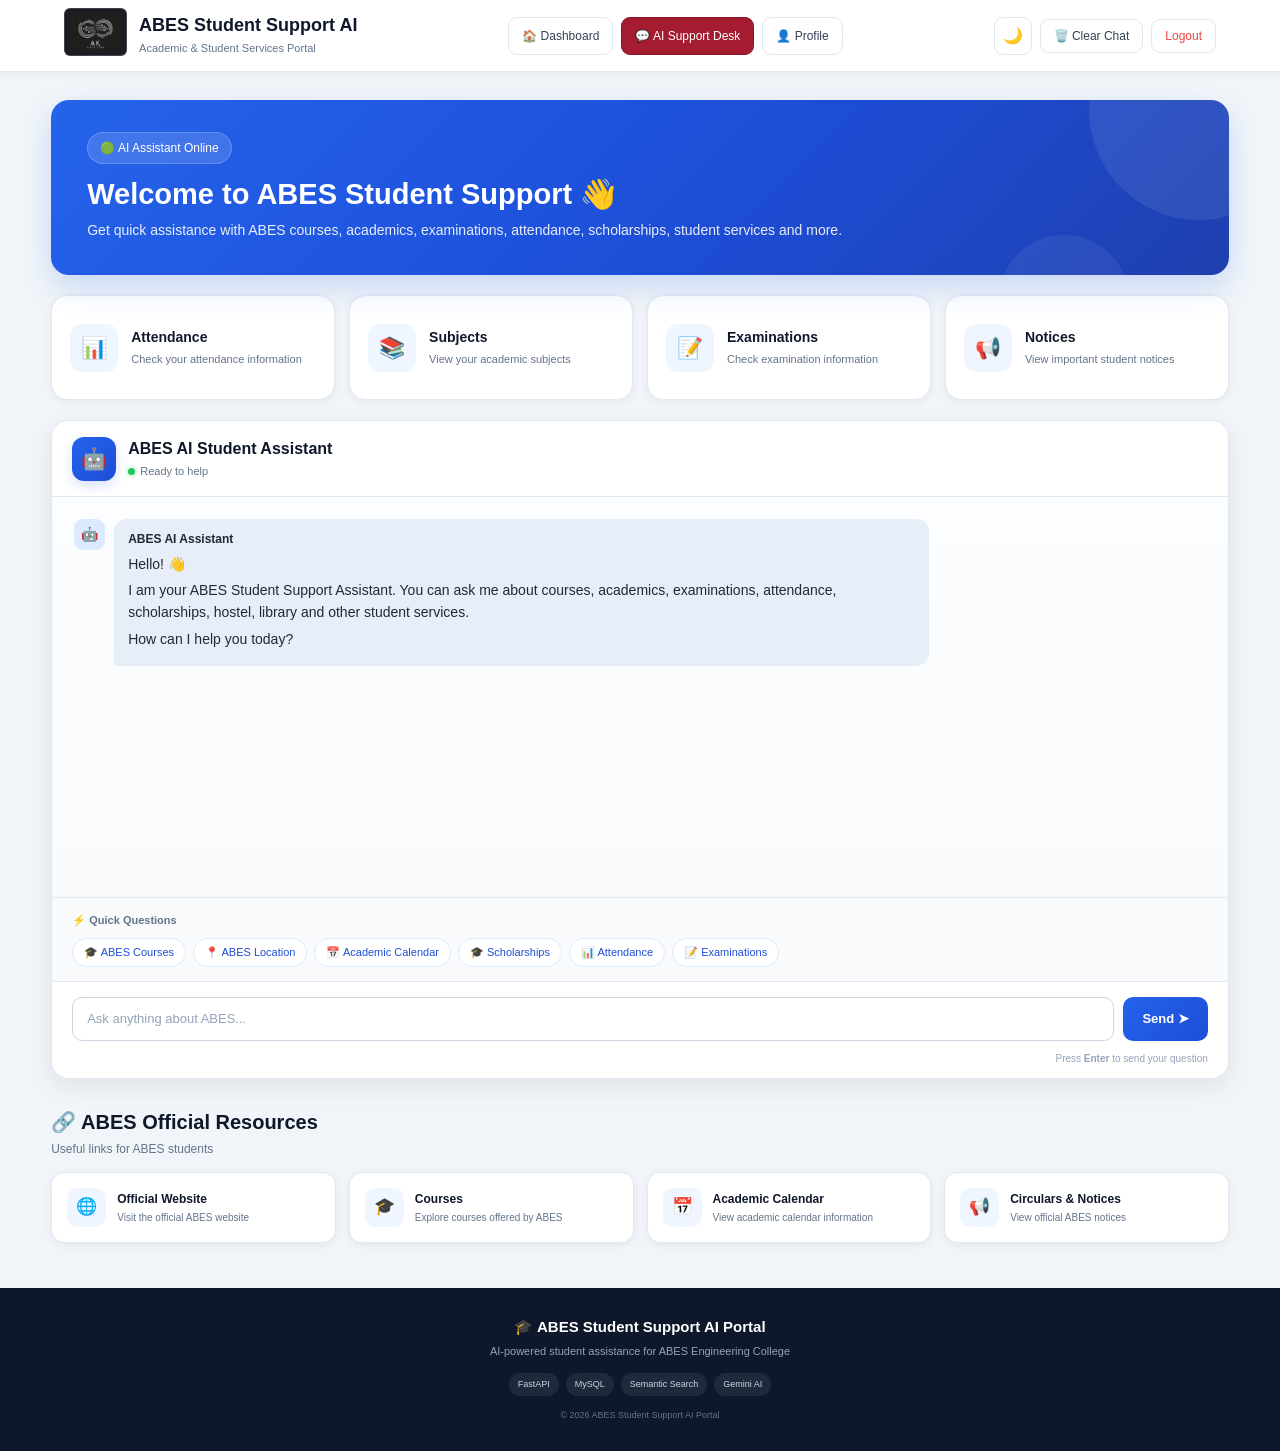
<file: frontend/index.html>
<!DOCTYPE html>
<html lang="en">

<head>
    <meta charset="UTF-8">
    <meta name="viewport" content="width=device-width, initial-scale=1.0">

    <title>ABES Student Support AI Portal</title>

    <link rel="stylesheet" href="style.css">
</head>

<body>

    <!-- ================= HEADER ================= -->

    <header class="top-header">

        <div class="brand">

            <div class="brand-icon-wrapper">
                <img src="assets/ak-logo.png" alt="AK Logo" class="brand-logo" onerror="this.style.display='none'; this.nextElementSibling.style.display='flex';" style="height: 48px; width: auto; max-width: 68px; object-fit: contain; border-radius: 6px; background: #181c24; border: 1px solid rgba(255, 255, 255, 0.18); padding: 2px;">
                <div class="brand-icon" style="display: none;">🎓</div>
            </div>

            <div>
                <h1>ABES Student Support AI</h1>
                <p>Academic & Student Services Portal</p>
            </div>

        </div>

        <nav class="portal-nav-links" style="display: flex; gap: 8px; align-items: center;">
            <a href="dashboard.html" class="header-button" style="text-decoration: none;">🏠 Dashboard</a>
            <a href="ai-support.html" class="header-button" style="text-decoration: none; background: #a51c30; color: #ffffff; border-color: #861424;">💬 AI Support Desk</a>
            <a href="profile.html" class="header-button" style="text-decoration: none;">👤 Profile</a>
        </nav>


        <div class="header-actions">

            <button
                id="themeButton"
                class="icon-button"
                title="Toggle dark mode"
            >
                🌙
            </button>

            <button
                id="clearChatButton"
                class="header-button"
            >
                🗑️ Clear Chat
            </button>

            <button
                id="logoutButton"
                class="header-button logout-button"
            >
                Logout
            </button>

        </div>

    </header>


    <!-- ================= MAIN CONTAINER ================= -->

    <main class="main-container">


        <!-- ================= WELCOME SECTION ================= -->

        <section class="welcome-section">

            <div class="welcome-content">

                <span class="welcome-badge">
                    🟢 AI Assistant Online
                </span>

                <h2>
                    Welcome to ABES Student Support 👋
                </h2>

                <p>
                    Get quick assistance with ABES courses,
                    academics, examinations, attendance,
                    scholarships, student services and more.
                </p>

            </div>

        </section>


        <!-- ================= DASHBOARD CARDS ================= -->

        <section class="dashboard-grid">

            <div class="dashboard-card">

                <div class="card-icon attendance-icon">
                    📊
                </div>

                <div>
                    <h3>Attendance</h3>
                    <p>Check your attendance information</p>
                </div>

            </div>


            <div class="dashboard-card">

                <div class="card-icon">
                    📚
                </div>

                <div>
                    <h3>Subjects</h3>
                    <p>View your academic subjects</p>
                </div>

            </div>


            <div class="dashboard-card">

                <div class="card-icon">
                    📝
                </div>

                <div>
                    <h3>Examinations</h3>
                    <p>Check examination information</p>
                </div>

            </div>


            <div class="dashboard-card">

                <div class="card-icon">
                    📢
                </div>

                <div>
                    <h3>Notices</h3>
                    <p>View important student notices</p>
                </div>

            </div>

        </section>


        <!-- ================= CHATBOT ================= -->

        <section class="chat-section">


            <!-- Chat Header -->

            <div class="chat-header">

                <div class="bot-profile">

                    <div class="bot-avatar">
                        🤖
                    </div>

                    <div>

                        <h2>
                            ABES AI Student Assistant
                        </h2>

                        <span class="online-status">
                            <span class="status-dot"></span>
                            Ready to help
                        </span>

                    </div>

                </div>

            </div>


            <!-- ================= CHAT BOX ================= -->

            <div
                class="chat-box"
                id="chatBox"
            >

                <div class="message bot-message">

                    <div class="message-avatar">
                        🤖
                    </div>

                    <div class="message-content">

                        <strong>
                            ABES AI Assistant
                        </strong>

                        <p>
                            Hello! 👋
                        </p>

                        <p>
                            I am your ABES Student Support Assistant.
                            You can ask me about courses, academics,
                            examinations, attendance, scholarships,
                            hostel, library and other student services.
                        </p>

                        <p>
                            How can I help you today?
                        </p>

                    </div>

                </div>

            </div>


            <!-- ================= QUICK QUESTIONS ================= -->

            <div class="quick-section">

                <p class="quick-title">
                    ⚡ Quick Questions
                </p>

                <div class="quick-buttons">

                    <button
                        class="quick-question"
                        data-question="What courses does ABES offer?"
                    >
                        🎓 ABES Courses
                    </button>

                    <button
                        class="quick-question"
                        data-question="Where is ABES Engineering College located?"
                    >
                        📍 ABES Location
                    </button>

                    <button
                        class="quick-question"
                        data-question="Where can I find the academic calendar?"
                    >
                        📅 Academic Calendar
                    </button>

                    <button
                        class="quick-question"
                        data-question="What scholarships are available?"
                    >
                        🎓 Scholarships
                    </button>

                    <button
                        class="quick-question"
                        data-question="How can I check my attendance?"
                    >
                        📊 Attendance
                    </button>

                    <button
                        class="quick-question"
                        data-question="What examination information is available?"
                    >
                        📝 Examinations
                    </button>

                </div>

            </div>


            <!-- ================= INPUT ================= -->

            <div class="input-area">

                <input
                    type="text"
                    id="userInput"
                    placeholder="Ask anything about ABES..."
                    autocomplete="off"
                >

                <button
                    id="sendButton"
                    type="button"
                >
                    Send ➤
                </button>

            </div>


            <div class="input-hint">
                Press <strong>Enter</strong> to send your question
            </div>


        </section>


        <!-- ================= OFFICIAL RESOURCES ================= -->

        <section class="resources-section">

            <div class="section-heading">

                <h2>
                    🔗 ABES Official Resources
                </h2>

                <p>
                    Useful links for ABES students
                </p>

            </div>


            <div class="resources-grid">

                <a
                    href="https://www.abes.ac.in/"
                    target="_blank"
                    rel="noopener noreferrer"
                    class="resource-card"
                >

                    <span>🌐</span>

                    <div>
                        <h3>Official Website</h3>
                        <p>Visit the official ABES website</p>
                    </div>

                </a>


                <a
                    href="https://www.abes.ac.in/courses-offered.html"
                    target="_blank"
                    rel="noopener noreferrer"
                    class="resource-card"
                >

                    <span>🎓</span>

                    <div>
                        <h3>Courses</h3>
                        <p>Explore courses offered by ABES</p>
                    </div>

                </a>


                <a
                    href="https://www.abes.ac.in/Academic-Calender.html"
                    target="_blank"
                    rel="noopener noreferrer"
                    class="resource-card"
                >

                    <span>📅</span>

                    <div>
                        <h3>Academic Calendar</h3>
                        <p>View academic calendar information</p>
                    </div>

                </a>


                <a
                    href="https://www.abes.ac.in/circulars.html"
                    target="_blank"
                    rel="noopener noreferrer"
                    class="resource-card"
                >

                    <span>📢</span>

                    <div>
                        <h3>Circulars & Notices</h3>
                        <p>View official ABES notices</p>
                    </div>

                </a>

            </div>

        </section>


    </main>


    <!-- ================= FOOTER ================= -->

    <footer class="footer">

        <h3>
            🎓 ABES Student Support AI Portal
        </h3>

        <p>
            AI-powered student assistance for ABES Engineering College
        </p>

        <div class="technology-tags">

            <span>FastAPI</span>
            <span>MySQL</span>
            <span>Semantic Search</span>
            <span>Gemini AI</span>

        </div>

        <p class="copyright">
            © 2026 ABES Student Support AI Portal
        </p>

    </footer>


    <script src="script.js"></script>

</body>

</html>
</file>
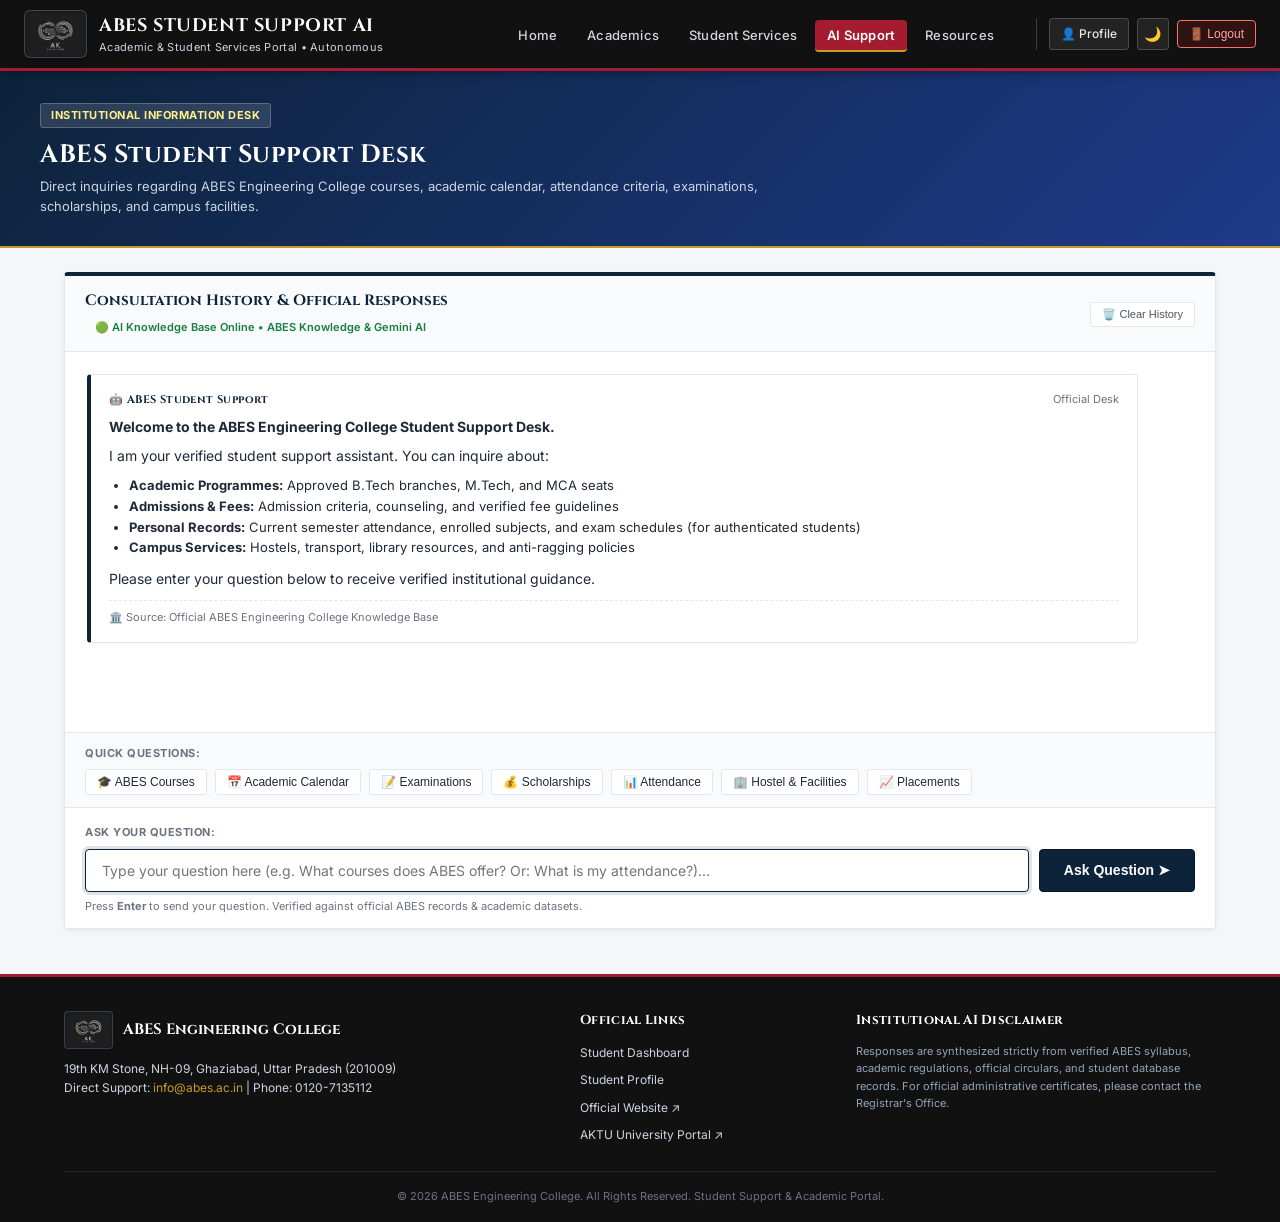
<file: frontend/ai-support.html>
<!DOCTYPE html>
<html lang="en">
<head>
    <meta charset="UTF-8">
    <meta name="viewport" content="width=device-width, initial-scale=1.0">
    <title>ABES Student Support | Academic Question & Answer Desk</title>
    <link rel="stylesheet" href="ai-support.css">
    <link rel="preconnect" href="https://fonts.googleapis.com">
    <link rel="preconnect" href="https://fonts.gstatic.com" crossorigin>
    <link href="https://fonts.googleapis.com/css2?family=Cinzel:wght@600;700;800&family=Inter:wght@300;400;500;600;700&display=swap" rel="stylesheet">
</head>
<body class="theme-light">

    <!-- Top Black College Header (ABES Style) -->
    <header class="top-nav-bar" id="mainHeader">
        <div class="nav-container">
            
            <!-- Branding -->
            <a href="dashboard.html" class="nav-brand">
                <img src="assets/ak-logo.png" alt="AK Logo" class="brand-logo-img" onerror="this.style.display='none'; this.nextElementSibling.style.display='inline';">
                <span class="brand-logo-fallback" style="display:none;">🎓</span>
                <div class="brand-headings">
                    <span class="brand-title">ABES STUDENT SUPPORT AI</span>
                    <span class="brand-subtitle">Academic & Student Services Portal • Autonomous</span>
                </div>
            </a>

            <!-- Mobile Hamburger Toggle -->
            <button class="nav-toggle" id="navToggleBtn" aria-label="Toggle navigation" onclick="toggleMobileNav()">
                <span class="bar"></span>
                <span class="bar"></span>
                <span class="bar"></span>
            </button>

            <!-- Main Navigation Links -->
            <nav class="nav-menu" id="navMenu">
                <ul class="nav-list">
                    <li><a href="dashboard.html" class="nav-item">Home</a></li>
                    <li><a href="dashboard.html#academics" class="nav-item">Academics</a></li>
                    <li><a href="dashboard.html#services" class="nav-item">Student Services</a></li>
                    <li><a href="ai-support.html" class="nav-item active nav-highlight">AI Support</a></li>
                    <li><a href="dashboard.html#resources" class="nav-item">Resources</a></li>
                </ul>

                <div class="nav-user-actions">
                    <a href="profile.html" class="action-btn" title="View Profile">
                        <span>👤 Profile</span>
                    </a>
                    <button class="theme-toggle" id="themeToggleBtn" onclick="toggleTheme()" title="Toggle Light/Dark Theme">
                        <span id="themeIcon">🌙</span>
                    </button>
                    <button class="action-btn btn-logout" id="logoutBtn" onclick="handleLogout()" title="Sign out">
                        <span>🚪 Logout</span>
                    </button>
                </div>
            </nav>

        </div>
    </header>

    <!-- Page Title Header (College Academic Banner) -->
    <section class="support-header-banner">
        <div class="banner-inner">
            <span class="sub-badge">INSTITUTIONAL INFORMATION DESK</span>
            <h1>ABES Student Support Desk</h1>
            <p>Direct inquiries regarding ABES Engineering College courses, academic calendar, attendance criteria, examinations, scholarships, and campus facilities.</p>
        </div>
    </section>

    <!-- Main Consultation Content (Ordered: History -> Quick Questions -> Input) -->
    <main class="support-main-container">

        <div class="support-desk-card">

            <!-- 1. Header Bar: Title, Status, and Clear History -->
            <div class="desk-card-header">
                <div class="header-left">
                    <h3>Consultation History & Official Responses</h3>
                    <span class="status-indicator">🟢 AI Knowledge Base Online • ABES Knowledge & Gemini AI</span>
                </div>
                <div class="header-right">
                    <button type="button" class="btn-clear-chat" id="clearChatButton" onclick="clearInquiries()" title="Clear Consultation Log">
                        <span>🗑️ Clear History</span>
                    </button>
                </div>
            </div>

            <!-- 2. Conversation History (Scrollable Area ABOVE Input) -->
            <div class="inquiry-stream-box" id="chatBox">
                <!-- Initial Academic Welcome Record -->
                <div class="response-record bot-record">
                    <div class="record-meta">
                        <span class="responder-tag">🤖 ABES Student Support</span>
                        <span class="response-time">Official Desk</span>
                    </div>
                    <div class="record-body">
                        <p><strong>Welcome to the ABES Engineering College Student Support Desk.</strong></p>
                        <p>I am your verified student support assistant. You can inquire about:</p>
                        <ul class="support-bullet-list">
                            <li><strong>Academic Programmes:</strong> Approved B.Tech branches, M.Tech, and MCA seats</li>
                            <li><strong>Admissions & Fees:</strong> Admission criteria, counseling, and verified fee guidelines</li>
                            <li><strong>Personal Records:</strong> Current semester attendance, enrolled subjects, and exam schedules (for authenticated students)</li>
                            <li><strong>Campus Services:</strong> Hostels, transport, library resources, and anti-ragging policies</li>
                        </ul>
                        <p>Please enter your question below to receive verified institutional guidance.</p>
                    </div>
                    <div class="record-source">
                        <span>🏛️ Source: Official ABES Engineering College Knowledge Base</span>
                    </div>
                </div>
            </div>

            <!-- 3. Quick Questions (Directly above the Input Area) -->
            <div class="quick-inquiries-area">
                <span class="quick-title">Quick Questions:</span>
                <div class="quick-chips">
                    <button type="button" class="chip-button" onclick="askQuickQuestion('What courses does ABES offer?')">
                        🎓 ABES Courses
                    </button>
                    <button type="button" class="chip-button" onclick="askQuickQuestion('Where can I find the academic calendar?')">
                        📅 Academic Calendar
                    </button>
                    <button type="button" class="chip-button" onclick="askQuickQuestion('What examination information is available?')">
                        📝 Examinations
                    </button>
                    <button type="button" class="chip-button" onclick="askQuickQuestion('What scholarships are available?')">
                        💰 Scholarships
                    </button>
                    <button type="button" class="chip-button" onclick="askQuickQuestion('How can I check my attendance?')">
                        📊 Attendance
                    </button>
                    <button type="button" class="chip-button" onclick="askQuickQuestion('Does ABES have hostel facilities?')">
                        🏢 Hostel & Facilities
                    </button>
                    <button type="button" class="chip-button" onclick="askQuickQuestion('What is the placement record of ABES?')">
                        📈 Placements
                    </button>
                </div>
            </div>

            <!-- 4. Ask Your Question Area (Strictly at the BOTTOM) -->
            <div class="inquiry-input-area">
                <div class="input-area-title">Ask Your Question:</div>
                <div class="input-row">
                    <input 
                        type="text" 
                        id="userInput" 
                        placeholder="Type your question here (e.g. What courses does ABES offer? Or: What is my attendance?)..." 
                        autocomplete="off"
                        aria-label="Student Question Input"
                    >
                    <button type="button" id="sendButton" onclick="submitInquiry()">
                        <span>Ask Question ➤</span>
                    </button>
                </div>
                <p class="input-hint">Press <strong>Enter</strong> to send your question. Verified against official ABES records & academic datasets.</p>
            </div>

        </div>

    </main>

    <!-- Institutional Footer -->
    <footer class="institutional-footer">
        <div class="footer-container">
            <div class="footer-grid">
                <div class="footer-col">
                    <div class="footer-brand">
                        <img src="assets/ak-logo.png" alt="AK Crest" class="footer-logo" onerror="this.style.display='none'">
                        <h4>ABES Engineering College</h4>
                    </div>
                    <p class="footer-address">
                        19th KM Stone, NH-09, Ghaziabad, Uttar Pradesh (201009)<br>
                        Direct Support: <a href="mailto:info@abes.ac.in">info@abes.ac.in</a> | Phone: 0120-7135112
                    </p>
                </div>

                <div class="footer-col">
                    <h5>Official Links</h5>
                    <ul class="footer-links">
                        <li><a href="dashboard.html">Student Dashboard</a></li>
                        <li><a href="profile.html">Student Profile</a></li>
                        <li><a href="https://www.abes.ac.in" target="_blank" rel="noopener noreferrer">Official Website ↗</a></li>
                        <li><a href="https://aktu.ac.in" target="_blank" rel="noopener noreferrer">AKTU University Portal ↗</a></li>
                    </ul>
                </div>

                <div class="footer-col">
                    <h5>Institutional AI Disclaimer</h5>
                    <p class="footer-security-text">
                        Responses are synthesized strictly from verified ABES syllabus, academic regulations, official circulars, and student database records. For official administrative certificates, please contact the Registrar's Office.
                    </p>
                </div>
            </div>

            <div class="footer-bottom">
                <p>© 2026 ABES Engineering College. All Rights Reserved. Student Support & Academic Portal.</p>
            </div>
        </div>
    </footer>

    <script src="ai-support.js"></script>
</body>
</html>
</file>
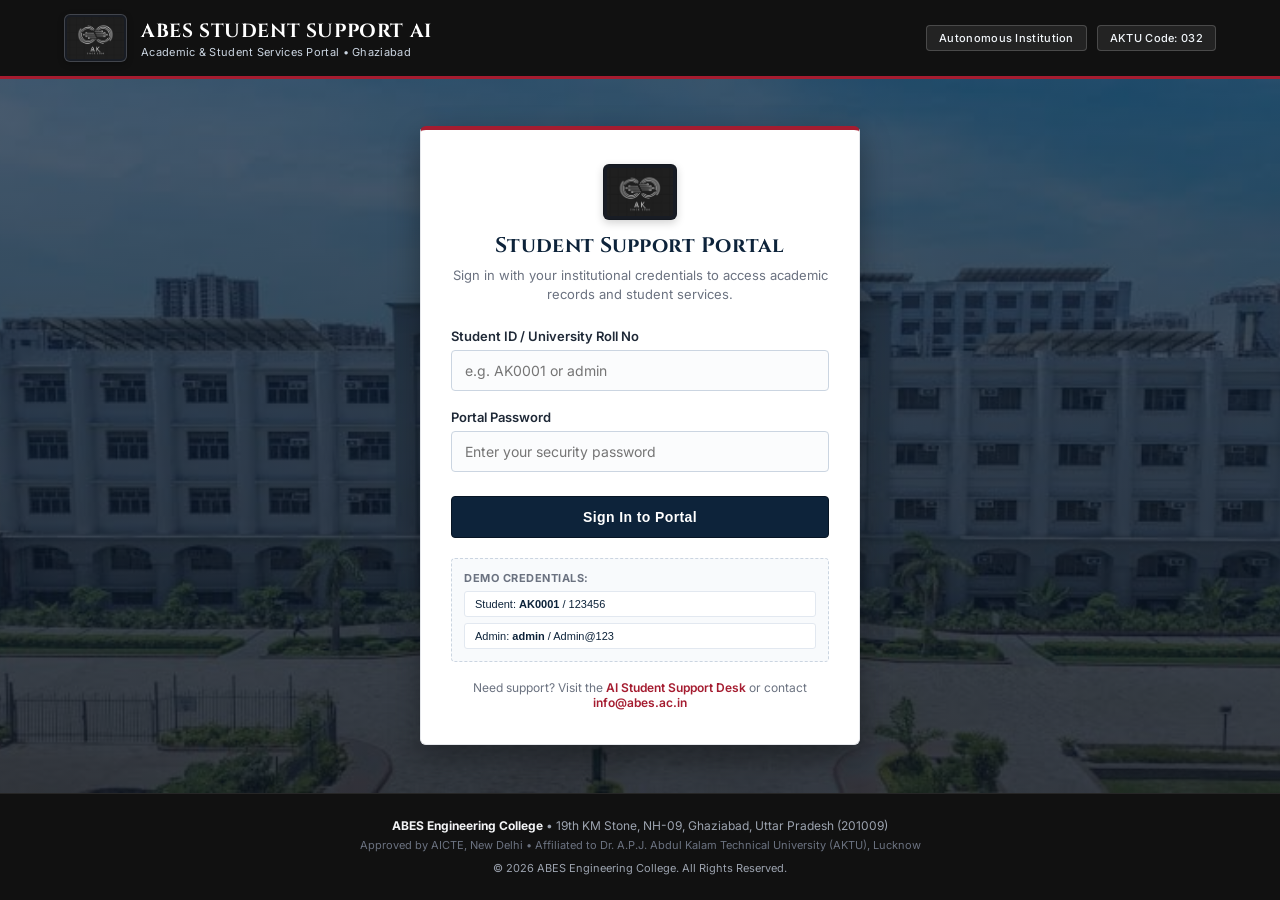
<file: frontend/dashboard.html>
<!DOCTYPE html>
<html lang="en">
<head>
    <meta charset="UTF-8">
    <meta name="viewport" content="width=device-width, initial-scale=1.0">
    <title>Student Dashboard | ABES Engineering College</title>
    <link rel="stylesheet" href="dashboard.css">
    <link rel="preconnect" href="https://fonts.googleapis.com">
    <link rel="preconnect" href="https://fonts.gstatic.com" crossorigin>
    <link href="https://fonts.googleapis.com/css2?family=Cinzel:wght@600;700;800&family=Inter:wght@300;400;500;600;700&display=swap" rel="stylesheet">
</head>
<body class="theme-light">

    <!-- Top Black College Header (ABES Style) -->
    <header class="top-nav-bar" id="mainHeader">
        <div class="nav-container">
            
            <!-- Branding -->
            <a href="dashboard.html" class="nav-brand">
                <img src="assets/ak-logo.png" alt="AK Logo" class="brand-logo-img" onerror="this.style.display='none'; this.nextElementSibling.style.display='inline';">
                <span class="brand-logo-fallback" style="display:none;">🎓</span>
                <div class="brand-headings">
                    <span class="brand-title">ABES STUDENT SUPPORT AI</span>
                    <span class="brand-subtitle">Academic & Student Services Portal • Autonomous</span>
                </div>
            </a>

            <!-- Mobile Hamburger Toggle -->
            <button class="nav-toggle" id="navToggleBtn" aria-label="Toggle navigation" onclick="toggleMobileNav()">
                <span class="bar"></span>
                <span class="bar"></span>
                <span class="bar"></span>
            </button>

            <!-- Main Navigation Links -->
            <nav class="nav-menu" id="navMenu">
                <ul class="nav-list">
                    <li><a href="dashboard.html" class="nav-item active">Home</a></li>
                    <li><a href="#academics" class="nav-item">Academics</a></li>
                    <li><a href="#services" class="nav-item">Student Services</a></li>
                    <li><a href="ai-support.html" class="nav-item nav-highlight">AI Support</a></li>
                    <li><a href="#resources" class="nav-item">Resources</a></li>
                </ul>

                <div class="nav-user-actions">
                    <a href="profile.html" class="action-btn" title="View Profile">
                        <span>👤 Profile</span>
                    </a>
                    <button class="theme-toggle" id="themeToggleBtn" onclick="toggleTheme()" title="Toggle Light/Dark Theme">
                        <span id="themeIcon">🌙</span>
                    </button>
                    <button class="action-btn btn-logout" id="logoutBtn" onclick="handleLogout()" title="Sign out">
                        <span>🚪 Logout</span>
                    </button>
                </div>
            </nav>

        </div>
    </header>

    <!-- Institutional Marquee Ticker (Like Official ABES Website) -->
    <div class="institutional-ticker">
        <div class="ticker-content">
            <span class="ticker-badge">ACADEMIC NOTICE:</span>
            <span class="ticker-text">Welcome to ABES Student Support Portal • Odd Semester Academic Sessions in Progress • For Academic Inquiries & Student Services, consult the AI Support Desk • Autonomous Institution Affiliated to AKTU, Lucknow (College Code 032)</span>
        </div>
    </div>

    <!-- Large Campus Hero Section (Official ABES Style) -->
    <section class="campus-hero-section">
        <div class="campus-hero-overlay"></div>
        <div class="campus-hero-content">
            <div class="hero-badge">Autonomous Institution • AKTU Code 032 • NAAC 'A' Grade</div>
            <h1 class="hero-college-name">ABES Engineering College</h1>
            <p class="hero-location">19th KM Stone, NH-09, Ghaziabad, Uttar Pradesh (201009)</p>
            <div class="hero-divider"></div>
            <h2 id="welcomeHeading" class="hero-welcome">Welcome to ABES Student Support Portal</h2>
            <p class="hero-description">
                Access your personalized academic records, semester attendance, enrolled coursework, upcoming examination timetables, and AI-powered student assistance.
            </p>
        </div>
    </section>

    <!-- Main Dashboard Container -->
    <main class="dashboard-main-container">

        <!-- 1. Student Identity Dossier Panel -->
        <section class="student-identity-panel">
            <div class="panel-ribbon">
                <span class="ribbon-title">OFFICIAL STUDENT RECORD</span>
                <span class="ribbon-status">Status: <strong>Active Enrolled</strong></span>
            </div>
            
            <div class="identity-grid" id="studentMetaBar">
                <div class="identity-item">
                    <span class="item-label">Student ID / Roll No</span>
                    <strong class="item-value" id="metaStudentId">Loading ID...</strong>
                </div>
                <div class="identity-item">
                    <span class="item-label">Academic Programme</span>
                    <strong class="item-value" id="metaCourse">Loading Course...</strong>
                </div>
                <div class="identity-item">
                    <span class="item-label">Department / Branch</span>
                    <strong class="item-value" id="metaBranch">Loading Branch...</strong>
                </div>
                <div class="identity-item">
                    <span class="item-label">Current Semester</span>
                    <strong class="item-value" id="metaSemester">Sem --</strong>
                </div>
                <div class="identity-item">
                    <span class="item-label">Academic Section</span>
                    <strong class="item-value" id="metaSection">Sec --</strong>
                </div>
                <div class="identity-item">
                    <span class="item-label">Affiliated University</span>
                    <strong class="item-value">AKTU, Lucknow</strong>
                </div>
            </div>
        </section>

        <!-- 2. Academic Overview Grid (4 Academic Panels) -->
        <section class="academic-section" id="academics">
            <div class="section-title-bar">
                <h3>Academic Overview & Coursework</h3>
                <span class="section-note">Click any panel for detailed breakdowns</span>
            </div>

            <div class="academic-grid">
                <!-- Panel 1: Attendance -->
                <div class="academic-card" onclick="openModal('attendanceModal')" tabindex="0" role="button" aria-label="View Attendance">
                    <div class="card-top">
                        <div class="card-icon-box icon-att">
                            <img src="assets/icons/attendance.svg" alt="" class="card-svg" onerror="this.style.display='none'; this.nextElementSibling.style.display='inline';">
                            <span class="icon-fallback" style="display:none;">📊</span>
                        </div>
                        <span class="card-type">ERP Record</span>
                    </div>
                    <h4 class="card-title">Attendance</h4>
                    <div class="card-metric-val" id="cardAttendanceMetric">--%</div>
                    <div class="card-progress">
                        <div class="card-progress-bar" id="cardAttendanceFill" style="width: 0%;"></div>
                    </div>
                    <p class="card-detail-text" id="cardAttendanceStatus">Calculating attendance...</p>
                    <div class="card-action-link">View Attendance Log ➔</div>
                </div>

                <!-- Panel 2: Subjects -->
                <div class="academic-card" onclick="openModal('subjectsModal')" tabindex="0" role="button" aria-label="View Subjects">
                    <div class="card-top">
                        <div class="card-icon-box icon-sub">
                            <img src="assets/icons/subjects.svg" alt="" class="card-svg" onerror="this.style.display='none'; this.nextElementSibling.style.display='inline';">
                            <span class="icon-fallback" style="display:none;">📚</span>
                        </div>
                        <span class="card-type">Curriculum</span>
                    </div>
                    <h4 class="card-title">Subjects</h4>
                    <div class="card-metric-val" id="cardSubjectsMetric">--</div>
                    <p class="card-detail-text" id="cardSubjectsStatus">Registered Coursework</p>
                    <div class="card-action-link">View Enrolled Subjects ➔</div>
                </div>

                <!-- Panel 3: Examinations -->
                <div class="academic-card" onclick="openModal('examsModal')" tabindex="0" role="button" aria-label="View Examinations">
                    <div class="card-top">
                        <div class="card-icon-box icon-exam">
                            <img src="assets/icons/exams.svg" alt="" class="card-svg" onerror="this.style.display='none'; this.nextElementSibling.style.display='inline';">
                            <span class="icon-fallback" style="display:none;">📝</span>
                        </div>
                        <span class="card-type">Timetable</span>
                    </div>
                    <h4 class="card-title">Examinations</h4>
                    <div class="card-metric-val" id="cardExamsMetric">Upcoming</div>
                    <p class="card-detail-text" id="cardExamsStatus">Check exam timetable</p>
                    <div class="card-action-link">View Exam Schedule ➔</div>
                </div>

                <!-- Panel 4: Notices & Circulars -->
                <div class="academic-card" onclick="openModal('noticesModal')" tabindex="0" role="button" aria-label="View Notices">
                    <div class="card-top">
                        <div class="card-icon-box icon-notices">
                            <img src="assets/icons/notices.svg" alt="" class="card-svg" onerror="this.style.display='none'; this.nextElementSibling.style.display='inline';">
                            <span class="icon-fallback" style="display:none;">📢</span>
                        </div>
                        <span class="card-type">Official</span>
                    </div>
                    <h4 class="card-title">Notices</h4>
                    <div class="card-metric-val" id="cardNoticesMetric">Circulars</div>
                    <p class="card-detail-text" id="cardNoticesStatus">Official ABES updates</p>
                    <div class="card-action-link">View College Circulars ➔</div>
                </div>
            </div>
        </section>

        <!-- 3. AI Student Support Callout Banner (Dedicated Support Desk) -->
        <section class="ai-support-callout-panel" id="services">
            <div class="callout-inner">
                <div class="callout-text">
                    <span class="callout-tag">ACADEMIC & ADMISSIONS ASSISTANCE</span>
                    <h3>ABES AI Student Support Desk</h3>
                    <p>Have inquiries regarding college courses, fee structures, scholarship procedures, hostel accommodation, or academic criteria? The intelligent student support assistant provides verified institutional guidance.</p>
                    <div class="callout-features">
                        <span class="feature-item">✓ Instant ABES Knowledge Base Search</span>
                        <span class="feature-item">✓ Personalized Attendance & Exam Inquiries</span>
                        <span class="feature-item">✓ Official AKTU & AICTE Curriculum Guidelines</span>
                    </div>
                </div>
                <div class="callout-action">
                    <a href="ai-support.html" class="btn-launch-ai">
                        <span>Consult AI Student Support ➔</span>
                    </a>
                </div>
            </div>
        </section>

        <!-- 4. Institutional Resources Section -->
        <section class="resources-section" id="resources">
            <div class="section-title-bar">
                <h3>Official College Links & Portals</h3>
                <span class="section-note">Verified resources for students & faculty</span>
            </div>

            <div class="resources-grid">
                <a href="https://www.abes.ac.in/" target="_blank" rel="noopener noreferrer" class="resource-panel">
                    <div class="res-icon">
                        <img src="assets/icons/website.svg" alt="" class="card-svg">
                    </div>
                    <div class="res-info">
                        <h5>Official ABES Website</h5>
                        <p>Explore college announcements, campus facilities, and directorate updates.</p>
                    </div>
                </a>

                <a href="https://www.abes.ac.in/courses-offered.html" target="_blank" rel="noopener noreferrer" class="resource-panel">
                    <div class="res-icon">
                        <img src="assets/icons/courses.svg" alt="" class="card-svg">
                    </div>
                    <div class="res-info">
                        <h5>Courses & Curriculum</h5>
                        <p>Approved B.Tech, M.Tech, and MCA academic syllabi.</p>
                    </div>
                </a>

                <a href="https://www.abes.ac.in/academic-calendar.html" target="_blank" rel="noopener noreferrer" class="resource-panel">
                    <div class="res-icon">
                        <img src="assets/icons/calendar.svg" alt="" class="card-svg">
                    </div>
                    <div class="res-info">
                        <h5>Academic Calendar</h5>
                        <p>Semester schedules, examination windows, and institutional holidays.</p>
                    </div>
                </a>

                <a href="https://www.abes.ac.in/circulars.html" target="_blank" rel="noopener noreferrer" class="resource-panel">
                    <div class="res-icon">
                        <img src="assets/icons/circulars.svg" alt="" class="card-svg">
                    </div>
                    <div class="res-info">
                        <h5>Notices & Circulars</h5>
                        <p>Official notifications, scholarship updates, and administrative orders.</p>
                    </div>
                </a>
            </div>
        </section>

    </main>

    <!-- Institutional Footer (ABES Official Style) -->
    <footer class="institutional-footer">
        <div class="footer-container">
            <div class="footer-grid">
                <div class="footer-col">
                    <div class="footer-brand">
                        <img src="assets/ak-logo.png" alt="AK Crest" class="footer-logo" onerror="this.style.display='none'">
                        <h4>ABES Engineering College</h4>
                    </div>
                    <p class="footer-address">
                        19th KM Stone, NH-09, Ghaziabad, Uttar Pradesh (201009)<br>
                        Phone: 0120-7135112 • Email: <a href="mailto:info@abes.ac.in">info@abes.ac.in</a>
                    </p>
                    <div class="footer-accreditations">
                        <span>Autonomous</span> • <span>AICTE Approved</span> • <span>AKTU Affiliated (Code 032)</span>
                    </div>
                </div>

                <div class="footer-col">
                    <h5>Quick Navigation</h5>
                    <ul class="footer-links">
                        <li><a href="dashboard.html">Student Dashboard</a></li>
                        <li><a href="ai-support.html">AI Student Support Desk</a></li>
                        <li><a href="profile.html">Student Profile</a></li>
                        <li><a href="https://www.abes.ac.in" target="_blank" rel="noopener noreferrer">Official College Website</a></li>
                    </ul>
                </div>

                <div class="footer-col">
                    <h5>Student Portal Security</h5>
                    <p class="footer-security-text">
                        Protected by institutional token authentication. Student attendance, exam timetables, and academic records are securely synchronized with institutional MySQL databases.
                    </p>
                </div>
            </div>

            <div class="footer-bottom">
                <p>© 2026 ABES Engineering College. All Rights Reserved. Student Support & Academic Portal.</p>
            </div>
        </div>
    </footer>

    <!-- ========================================================= -->
    <!-- MODALS FOR DETAILED VIEWS (ATTENDANCE, EXAMS, SUBJECTS, NOTICES, PROFILE) -->
    <!-- ========================================================= -->

    <!-- 1. Attendance Modal -->
    <div class="modal-overlay" id="attendanceModal" onclick="closeOnBackdrop(event, 'attendanceModal')">
        <div class="modal-card">
            <div class="modal-header">
                <h3>📊 Academic Attendance Record</h3>
                <button class="modal-close" onclick="closeModal('attendanceModal')">×</button>
            </div>
            <div class="modal-body" id="attendanceModalBody">
                <div class="modal-spinner">Loading attendance records from MySQL...</div>
            </div>
        </div>
    </div>

    <!-- 2. Subjects Modal -->
    <div class="modal-overlay" id="subjectsModal" onclick="closeOnBackdrop(event, 'subjectsModal')">
        <div class="modal-card">
            <div class="modal-header">
                <h3>📚 Registered Subjects</h3>
                <button class="modal-close" onclick="closeModal('subjectsModal')">×</button>
            </div>
            <div class="modal-body" id="subjectsModalBody">
                <div class="modal-spinner">Loading enrolled subjects...</div>
            </div>
        </div>
    </div>

    <!-- 3. Exams Modal -->
    <div class="modal-overlay" id="examsModal" onclick="closeOnBackdrop(event, 'examsModal')">
        <div class="modal-card">
            <div class="modal-header">
                <h3>📝 Examination Timetable</h3>
                <button class="modal-close" onclick="closeModal('examsModal')">×</button>
            </div>
            <div class="modal-body" id="examsModalBody">
                <div class="modal-spinner">Loading examination schedule...</div>
            </div>
        </div>
    </div>

    <!-- 4. Notices Modal -->
    <div class="modal-overlay" id="noticesModal" onclick="closeOnBackdrop(event, 'noticesModal')">
        <div class="modal-card">
            <div class="modal-header">
                <h3>📢 Official Circulars & Notices</h3>
                <button class="modal-close" onclick="closeModal('noticesModal')">×</button>
            </div>
            <div class="modal-body" id="noticesModalBody">
                <div class="modal-spinner">Loading official notices...</div>
            </div>
        </div>
    </div>

    <!-- 5. Profile Modal (Backwards compatibility) -->
    <div class="modal-overlay" id="profileModal" onclick="closeOnBackdrop(event, 'profileModal')">
        <div class="modal-card">
            <div class="modal-header">
                <h3>👤 Student Academic Profile</h3>
                <button class="modal-close" onclick="closeModal('profileModal')">×</button>
            </div>
            <div class="modal-body" id="profileModalBody">
                <div class="modal-spinner">Loading profile...</div>
            </div>
        </div>
    </div>

    <script src="dashboard.js"></script>
</body>
</html>
</file>
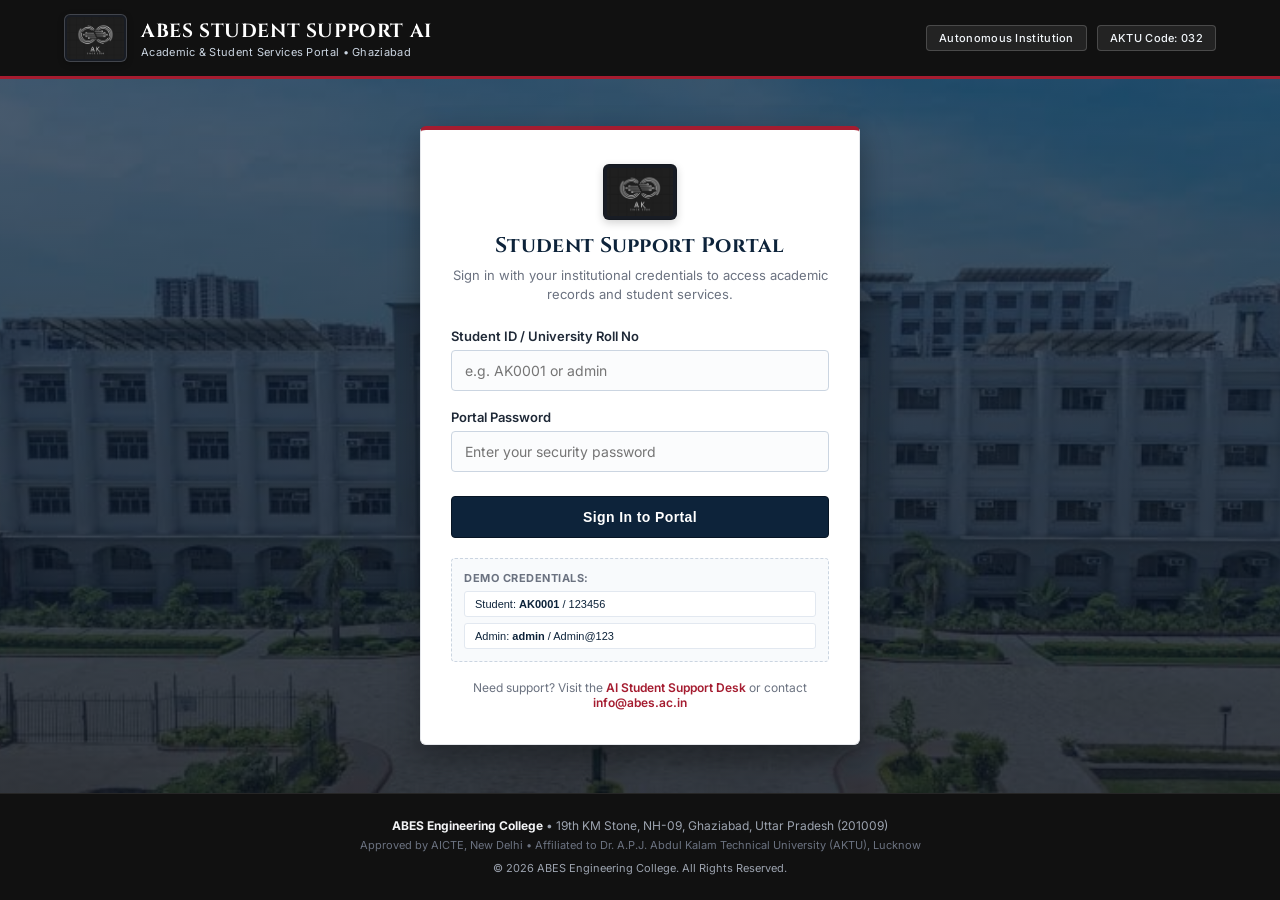
<file: frontend/login.html>
<!DOCTYPE html>
<html lang="en">
<head>
    <meta charset="UTF-8">
    <meta name="viewport" content="width=device-width, initial-scale=1.0">
    <title>Student Portal Login | ABES Engineering College</title>
    <link rel="stylesheet" href="login.css">
    <link rel="preconnect" href="https://fonts.googleapis.com">
    <link rel="preconnect" href="https://fonts.gstatic.com" crossorigin>
    <link href="https://fonts.googleapis.com/css2?family=Cinzel:wght@600;700;800&family=Inter:wght@300;400;500;600;700&display=swap" rel="stylesheet">
</head>
<body>

    <!-- Top Institutional Bar -->
    <header class="top-college-bar">
        <div class="header-inner">
            <div class="college-brand">
                <img src="assets/ak-logo.png" alt="AK Logo" class="college-logo" onerror="this.style.display='none'; this.nextElementSibling.style.display='inline';">
                <span class="logo-fallback" style="display:none;">🎓</span>
                <div class="brand-titles">
                    <span class="college-name">ABES STUDENT SUPPORT AI</span>
                    <span class="portal-sub">Academic & Student Services Portal • Ghaziabad</span>
                </div>
            </div>
            <div class="header-accreditation">
                <span class="badge-accred">Autonomous Institution</span>
                <span class="badge-accred">AKTU Code: 032</span>
            </div>
        </div>
    </header>

    <!-- Main Container with Campus Backdrop -->
    <main class="login-wrapper">
        <div class="login-panel">
            
            <div class="panel-header">
                <div class="portal-crest">
                    <img src="assets/ak-logo.png" alt="AK Portal Emblem" class="crest-img" onerror="this.style.display='none'">
                </div>
                <h2>Student Support Portal</h2>
                <p class="panel-desc">Sign in with your institutional credentials to access academic records and student services.</p>
            </div>

            <form id="loginForm" class="academic-form">
                <div class="form-group">
                    <label for="studentId">Student ID / University Roll No</label>
                    <input 
                        type="text" 
                        id="studentId" 
                        placeholder="e.g. AK0001 or admin" 
                        autocomplete="username" 
                        required
                    >
                </div>

                <div class="form-group">
                    <label for="password">Portal Password</label>
                    <input 
                        type="password" 
                        id="password" 
                        placeholder="Enter your security password" 
                        autocomplete="current-password" 
                        required
                    >
                </div>

                <button type="submit" id="submitBtn" class="btn-signin">
                    <span>Sign In to Portal</span>
                </button>
            </form>

            <div id="message" class="message-box" style="display: none;"></div>

            <!-- Demo Credentials Helper -->
            <div class="demo-credentials-box">
                <span class="demo-label">Demo Credentials:</span>
                <div class="demo-actions">
                    <button type="button" class="btn-demo" onclick="fillCredentials('AK0001', '123456')">
                        Student: <strong>AK0001</strong> / 123456
                    </button>
                    <button type="button" class="btn-demo" onclick="fillCredentials('admin', 'Admin@123')">
                        Admin: <strong>admin</strong> / Admin@123
                    </button>
                </div>
            </div>

            <div class="portal-help">
                <p>Need support? Visit the <a href="ai-support.html">AI Student Support Desk</a> or contact <a href="mailto:info@abes.ac.in">info@abes.ac.in</a></p>
            </div>

        </div>
    </main>

    <!-- Institutional Footer -->
    <footer class="college-footer">
        <div class="footer-inner">
            <p><strong>ABES Engineering College</strong> • 19th KM Stone, NH-09, Ghaziabad, Uttar Pradesh (201009)</p>
            <p class="affiliation-text">Approved by AICTE, New Delhi • Affiliated to Dr. A.P.J. Abdul Kalam Technical University (AKTU), Lucknow</p>
            <p class="copyright-text">© 2026 ABES Engineering College. All Rights Reserved.</p>
        </div>
    </footer>

    <script src="login.js"></script>
</body>
</html>
</file>
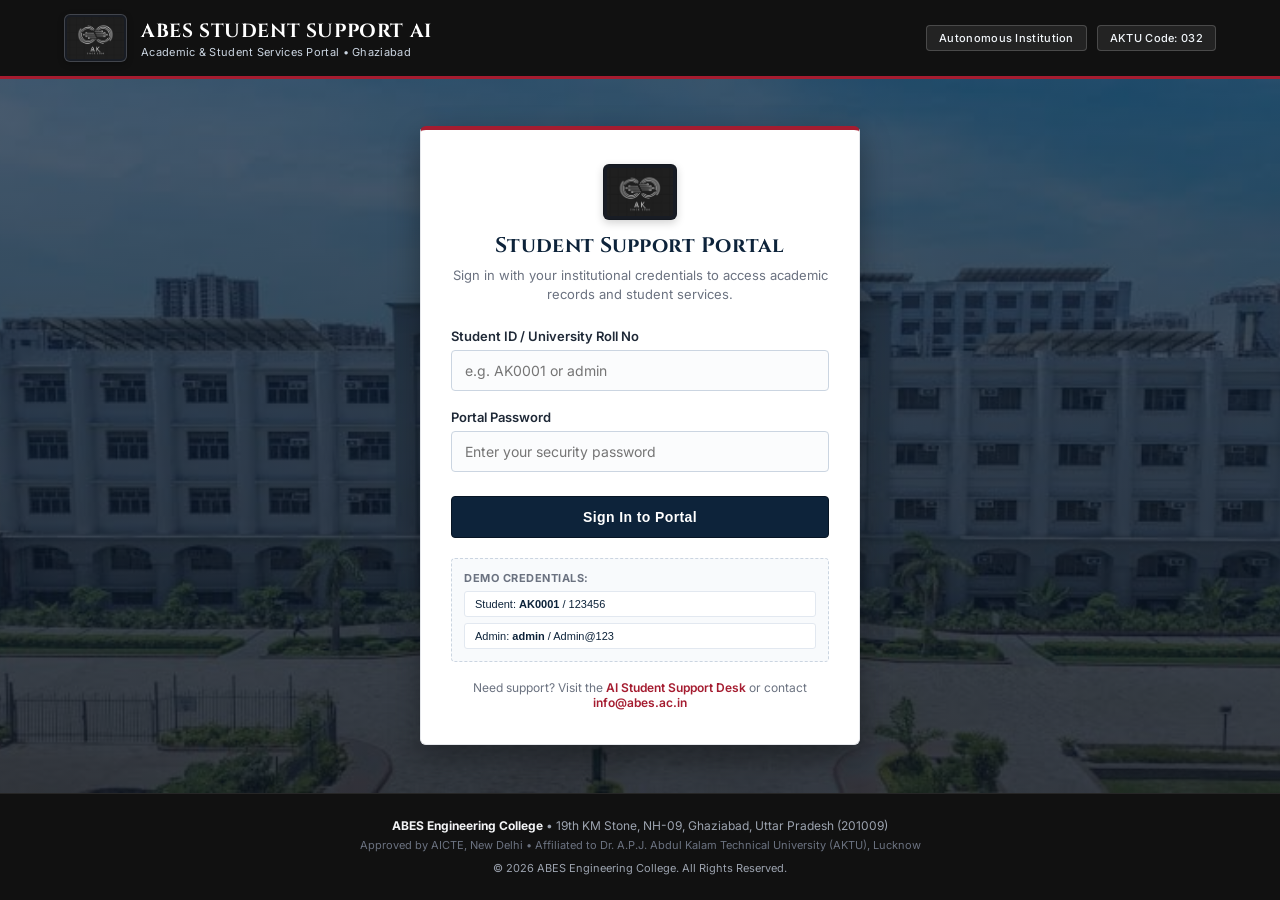
<file: frontend/profile.html>
<!DOCTYPE html>
<html lang="en">
<head>
    <meta charset="UTF-8">
    <meta name="viewport" content="width=device-width, initial-scale=1.0">
    <title>Student Profile | ABES Engineering College</title>
    <link rel="stylesheet" href="profile.css">
    <link rel="preconnect" href="https://fonts.googleapis.com">
    <link rel="preconnect" href="https://fonts.gstatic.com" crossorigin>
    <link href="https://fonts.googleapis.com/css2?family=Cinzel:wght@600;700;800&family=Inter:wght@300;400;500;600;700&display=swap" rel="stylesheet">
</head>
<body class="theme-light">

    <!-- Top Black College Header (ABES Style) -->
    <header class="top-nav-bar" id="mainHeader">
        <div class="nav-container">
            
            <!-- Branding -->
            <a href="dashboard.html" class="nav-brand">
                <img src="assets/ak-logo.png" alt="AK Logo" class="brand-logo-img" onerror="this.style.display='none'; this.nextElementSibling.style.display='inline';">
                <span class="brand-logo-fallback" style="display:none;">🎓</span>
                <div class="brand-headings">
                    <span class="brand-title">ABES STUDENT SUPPORT AI</span>
                    <span class="brand-subtitle">Academic & Student Services Portal • Autonomous</span>
                </div>
            </a>

            <!-- Mobile Hamburger Toggle -->
            <button class="nav-toggle" id="navToggleBtn" aria-label="Toggle navigation" onclick="toggleMobileNav()">
                <span class="bar"></span>
                <span class="bar"></span>
                <span class="bar"></span>
            </button>

            <!-- Main Navigation Links -->
            <nav class="nav-menu" id="navMenu">
                <ul class="nav-list">
                    <li><a href="dashboard.html" class="nav-item">Home</a></li>
                    <li><a href="dashboard.html#academics" class="nav-item">Academics</a></li>
                    <li><a href="dashboard.html#services" class="nav-item">Student Services</a></li>
                    <li><a href="ai-support.html" class="nav-item nav-highlight">AI Support</a></li>
                    <li><a href="dashboard.html#resources" class="nav-item">Resources</a></li>
                </ul>

                <div class="nav-user-actions">
                    <a href="profile.html" class="action-btn active" title="View Profile">
                        <span>👤 Profile</span>
                    </a>
                    <button class="theme-toggle" id="themeToggleBtn" onclick="toggleTheme()" title="Toggle Light/Dark Theme">
                        <span id="themeIcon">🌙</span>
                    </button>
                    <button class="action-btn btn-logout" id="logoutBtn" onclick="handleLogout()" title="Sign out">
                        <span>🚪 Logout</span>
                    </button>
                </div>
            </nav>

        </div>
    </header>

    <!-- Page Title Breadcrumb Banner -->
    <section class="profile-header-banner">
        <div class="banner-inner">
            <div class="breadcrumb">
                <a href="dashboard.html">Home</a> <span>/</span> <span>Student Profile Dossier</span>
            </div>
            <h1>Institutional Student Profile</h1>
            <p>Verified academic identity, enrolment particulars, and departmental standing registered with ABES Engineering College.</p>
        </div>
    </section>

    <!-- Main Profile Container -->
    <main class="profile-main-container">

        <!-- Identity Dossier Card -->
        <div class="profile-dossier-card">
            
            <div class="dossier-header-ribbon">
                <div class="ribbon-left">
                    <span class="dossier-tag">STUDENT ENROLMENT DOSSIER</span>
                    <h2 id="profStudentName">Loading Student Record...</h2>
                </div>
                <div class="ribbon-right">
                    <span class="academic-badge active">Status: Regular Enrolled</span>
                </div>
            </div>

            <div class="dossier-body">
                
                <!-- Left: Student Avatar & Credentials -->
                <div class="avatar-sidebar">
                    <div class="avatar-frame">
                        <img src="assets/student-avatar.png" alt="Student Profile Avatar" class="student-avatar-img" onerror="this.style.display='none'; this.nextElementSibling.style.display='inline';">
                        <span class="avatar-fallback" style="display:none;">👨‍🎓</span>
                    </div>
                    <div class="student-id-badge" id="profRollBadge">ID: --</div>
                    <p class="college-code-text">Autonomous Institution • AKTU Code 032</p>
                </div>

                <!-- Right: Official Academic Fields -->
                <div class="dossier-fields-grid">
                    
                    <div class="dossier-field">
                        <span class="field-label">Full Name</span>
                        <strong class="field-value" id="fieldFullName">Loading...</strong>
                    </div>

                    <div class="dossier-field">
                        <span class="field-label">Student ID / University Roll No</span>
                        <strong class="field-value" id="fieldStudentId">Loading...</strong>
                    </div>

                    <div class="dossier-field">
                        <span class="field-label">Institutional Email</span>
                        <strong class="field-value" id="fieldEmail">Loading...</strong>
                    </div>

                    <div class="dossier-field">
                        <span class="field-label">Academic Programme</span>
                        <strong class="field-value" id="fieldCourse">Loading...</strong>
                    </div>

                    <div class="dossier-field full-width">
                        <span class="field-label">Department / Branch</span>
                        <strong class="field-value" id="fieldBranch">Loading...</strong>
                    </div>

                    <div class="dossier-field">
                        <span class="field-label">Academic Semester</span>
                        <strong class="field-value" id="fieldSemester">Loading...</strong>
                    </div>

                    <div class="dossier-field">
                        <span class="field-label">Class Section</span>
                        <strong class="field-value" id="fieldSection">Loading...</strong>
                    </div>

                    <div class="dossier-field">
                        <span class="field-label">Enrolment Year</span>
                        <strong class="field-value" id="fieldYear">Loading...</strong>
                    </div>

                    <div class="dossier-field">
                        <span class="field-label">Academic Affiliation</span>
                        <strong class="field-value">Dr. A.P.J. Abdul Kalam Technical University (AKTU)</strong>
                    </div>

                </div>

            </div>

            <!-- Profile Summary & Action Footer -->
            <div class="dossier-footer">
                <div class="dossier-actions">
                    <a href="dashboard.html" class="btn-profile-action btn-outline">
                        <span>➔ Back to Dashboard</span>
                    </a>
                    <a href="ai-support.html" class="btn-profile-action btn-primary">
                        <span>💬 Consult AI Support</span>
                    </a>
                </div>
            </div>

        </div>

    </main>

    <!-- Institutional Footer -->
    <footer class="institutional-footer">
        <div class="footer-container">
            <div class="footer-grid">
                <div class="footer-col">
                    <div class="footer-brand">
                        <img src="assets/ak-logo.png" alt="AK Crest" class="footer-logo" onerror="this.style.display='none'">
                        <h4>ABES Engineering College</h4>
                    </div>
                    <p class="footer-address">
                        19th KM Stone, NH-09, Ghaziabad, Uttar Pradesh (201009)<br>
                        Phone: 0120-7135112 • Email: <a href="mailto:info@abes.ac.in">info@abes.ac.in</a>
                    </p>
                </div>

                <div class="footer-col">
                    <h5>Student Portal</h5>
                    <ul class="footer-links">
                        <li><a href="dashboard.html">Home Dashboard</a></li>
                        <li><a href="ai-support.html">AI Student Support Desk</a></li>
                        <li><a href="https://www.abes.ac.in" target="_blank" rel="noopener noreferrer">Official College Website ↗</a></li>
                    </ul>
                </div>

                <div class="footer-col">
                    <h5>Official Certification</h5>
                    <p class="footer-security-text">
                        Student enrolment profiles are validated against official institutional MySQL records. For discrepancy corrections, submit a formal request to the Office of the Registrar.
                    </p>
                </div>
            </div>

            <div class="footer-bottom">
                <p>© 2026 ABES Engineering College. All Rights Reserved. Student Support & Academic Portal.</p>
            </div>
        </div>
    </footer>

    <script src="profile.js"></script>
</body>
</html>
</file>
<file: frontend/style.css>
/* =========================================================
   ABES STUDENT SUPPORT AI PORTAL
   COMPLETE STYLESHEET
========================================================= */

* {
    margin: 0;
    padding: 0;
    box-sizing: border-box;
}

:root {
    --primary: #2563eb;
    --primary-dark: #1d4ed8;
    --primary-light: #eff6ff;

    --background: #f1f5f9;
    --surface: #ffffff;
    --surface-soft: #f8fafc;

    --text: #0f172a;
    --text-light: #64748b;

    --border: #e2e8f0;

    --success: #22c55e;
    --danger: #ef4444;

    --shadow-sm: 0 2px 8px rgba(15, 23, 42, 0.06);
    --shadow-md: 0 8px 25px rgba(15, 23, 42, 0.08);
    --shadow-lg: 0 15px 40px rgba(15, 23, 42, 0.12);

    --radius: 16px;
}


/* =========================================================
   BODY
========================================================= */

body {
    font-family:
        "Segoe UI",
        Arial,
        Helvetica,
        sans-serif;

    background: var(--background);

    color: var(--text);

    min-height: 100vh;

    line-height: 1.5;
}


/* =========================================================
   HEADER
========================================================= */

.top-header {
    width: 100%;

    height: 72px;

    background: var(--surface);

    border-bottom: 1px solid var(--border);

    display: flex;

    align-items: center;

    justify-content: space-between;

    padding: 0 5%;

    position: sticky;

    top: 0;

    z-index: 1000;

    box-shadow: var(--shadow-sm);
}


/* Brand */

.brand {
    display: flex;

    align-items: center;

    gap: 12px;

    min-width: 0;
}


.brand-icon {
    width: 44px;

    height: 44px;

    flex-shrink: 0;

    border-radius: 12px;

    background: linear-gradient(
        135deg,
        #2563eb,
        #1d4ed8
    );

    display: flex;

    align-items: center;

    justify-content: center;

    font-size: 22px;

    box-shadow:
        0 5px 15px rgba(37, 99, 235, 0.25);
}


.brand h1 {
    font-size: 18px;

    font-weight: 700;

    color: var(--text);

    line-height: 1.2;
}


.brand p {
    margin-top: 3px;

    font-size: 11px;

    color: var(--text-light);
}


/* Header buttons */

.header-actions {
    display: flex;

    align-items: center;

    gap: 8px;
}


.icon-button,
.header-button {
    border: 1px solid var(--border);

    background: white;

    color: #334155;

    border-radius: 9px;

    cursor: pointer;

    font-family: inherit;

    transition: all 0.2s ease;
}


.icon-button {
    width: 38px;

    height: 38px;

    font-size: 16px;
}


.header-button {
    padding: 9px 13px;

    font-size: 12px;

    font-weight: 500;
}


.icon-button:hover,
.header-button:hover {
    background: var(--primary-light);

    color: var(--primary);

    border-color: #bfdbfe;
}


.logout-button {
    color: var(--danger);
}


.logout-button:hover {
    background: #fef2f2;

    color: #dc2626;

    border-color: #fecaca;
}


/* =========================================================
   MAIN
========================================================= */

.main-container {
    width: 92%;

    max-width: 1200px;

    margin: 28px auto 45px;
}


/* =========================================================
   WELCOME
========================================================= */

.welcome-section {
    position: relative;

    overflow: hidden;

    background:
        linear-gradient(
            135deg,
            #2563eb 0%,
            #1d4ed8 55%,
            #1e40af 100%
        );

    color: white;

    border-radius: 18px;

    padding: 32px 36px;

    margin-bottom: 20px;

    box-shadow:
        0 12px 30px rgba(37, 99, 235, 0.20);
}


.welcome-section::before {
    content: "";

    position: absolute;

    width: 220px;

    height: 220px;

    right: -80px;

    top: -100px;

    border-radius: 50%;

    background: rgba(255, 255, 255, 0.08);
}


.welcome-section::after {
    content: "";

    position: absolute;

    width: 130px;

    height: 130px;

    right: 100px;

    bottom: -90px;

    border-radius: 50%;

    background: rgba(255, 255, 255, 0.06);
}


.welcome-content {
    position: relative;

    z-index: 2;
}


.welcome-badge {
    display: inline-flex;

    align-items: center;

    padding: 6px 12px;

    background: rgba(255, 255, 255, 0.14);

    border: 1px solid rgba(255, 255, 255, 0.20);

    border-radius: 30px;

    font-size: 12px;

    margin-bottom: 12px;
}


.welcome-content h2 {
    font-size: 29px;

    font-weight: 700;

    margin-bottom: 7px;

    line-height: 1.25;
}


.welcome-content p {
    max-width: 760px;

    font-size: 14px;

    line-height: 1.7;

    color: rgba(255, 255, 255, 0.90);
}


/* =========================================================
   DASHBOARD CARDS
========================================================= */

.dashboard-grid {
    display: grid;

    grid-template-columns:
        repeat(4, 1fr);

    gap: 14px;

    margin-bottom: 20px;
}


.dashboard-card {
    background: var(--surface);

    border: 1px solid var(--border);

    border-radius: var(--radius);

    padding: 18px;

    min-height: 105px;

    display: flex;

    align-items: center;

    gap: 13px;

    box-shadow: var(--shadow-sm);

    cursor: pointer;

    transition:
        transform 0.2s ease,
        box-shadow 0.2s ease,
        border-color 0.2s ease;
}


.dashboard-card:hover {
    transform: translateY(-3px);

    border-color: #bfdbfe;

    box-shadow: var(--shadow-md);
}


.card-icon {
    width: 48px;

    height: 48px;

    min-width: 48px;

    border-radius: 12px;

    background: var(--primary-light);

    display: flex;

    align-items: center;

    justify-content: center;

    font-size: 21px;
}


.dashboard-card h3 {
    font-size: 14px;

    font-weight: 700;

    margin-bottom: 4px;

    color: var(--text);
}


.dashboard-card p {
    font-size: 11px;

    color: var(--text-light);

    line-height: 1.4;
}


/* =========================================================
   CHAT SECTION
========================================================= */

.chat-section {
    width: 100%;

    background: var(--surface);

    border: 1px solid var(--border);

    border-radius: 18px;

    overflow: hidden;

    box-shadow: var(--shadow-md);

    margin-bottom: 28px;
}


/* Chat header */

.chat-section .chat-header {
    width: 100%;

    min-height: 76px;

    background: var(--surface);

    color: var(--text);

    border-bottom: 1px solid var(--border);

    padding: 15px 20px;

    display: flex;

    align-items: center;

    text-align: left;
}


.bot-profile {
    display: flex;

    align-items: center;

    gap: 12px;
}


.bot-avatar {
    width: 44px;

    height: 44px;

    min-width: 44px;

    border-radius: 12px;

    background:
        linear-gradient(
            135deg,
            #2563eb,
            #1d4ed8
        );

    display: flex;

    align-items: center;

    justify-content: center;

    font-size: 21px;

    box-shadow:
        0 5px 12px rgba(37, 99, 235, 0.18);
}


.bot-profile h2 {
    font-size: 16px;

    font-weight: 700;

    color: var(--text);

    margin-bottom: 2px;
}


.online-status {
    display: flex;

    align-items: center;

    gap: 5px;

    font-size: 11px;

    color: var(--text-light);
}


.status-dot {
    width: 7px;

    height: 7px;

    border-radius: 50%;

    background: var(--success);

    box-shadow:
        0 0 0 3px rgba(34, 197, 94, 0.12);
}


/* =========================================================
   CHAT BOX
========================================================= */

.chat-box {
    width: 100%;

    height: 400px;

    padding: 22px;

    overflow-y: auto;

    background:
        linear-gradient(
            180deg,
            #fbfdff 0%,
            #f8fafc 100%
        );
}


.chat-box::-webkit-scrollbar {
    width: 6px;
}


.chat-box::-webkit-scrollbar-track {
    background: transparent;
}


.chat-box::-webkit-scrollbar-thumb {
    background: #cbd5e1;

    border-radius: 10px;
}


/* =========================================================
   MESSAGE
========================================================= */

.message {
    width: 100%;

    display: flex;

    align-items: flex-start;

    gap: 9px;

    margin-bottom: 17px;

    animation:
        messageAppear 0.25s ease;
}


@keyframes messageAppear {
    from {
        opacity: 0;

        transform: translateY(5px);
    }

    to {
        opacity: 1;

        transform: translateY(0);
    }
}


.message-avatar {
    width: 31px;

    height: 31px;

    min-width: 31px;

    border-radius: 9px;

    background: #dbeafe;

    display: flex;

    align-items: center;

    justify-content: center;

    font-size: 14px;
}


.message-content {
    max-width: 72%;

    padding: 11px 14px;

    border-radius: 13px;

    font-size: 14px;

    line-height: 1.55;

    word-wrap: break-word;
}


.message-content strong {
    display: block;

    font-size: 12px;

    margin-bottom: 5px;
}


.message-content p {
    margin: 5px 0;
}


/* Bot */

.bot-message {
    justify-content: flex-start;
}


.bot-message .message-content {
    background: #e8eef7;

    color: #1e293b;

    border-bottom-left-radius: 4px;
}


/* User */

.user-message {
    justify-content: flex-end;
}


.user-message .message-content {
    background:
        linear-gradient(
            135deg,
            #2563eb,
            #1d4ed8
        );

    color: white;

    border-bottom-right-radius: 4px;

    box-shadow:
        0 4px 10px rgba(37, 99, 235, 0.15);
}


/* =========================================================
   QUICK QUESTIONS
========================================================= */

.quick-section {
    padding: 14px 20px;

    background: #f8fafc;

    border-top: 1px solid var(--border);

    border-bottom: 1px solid var(--border);
}


.quick-title {
    color: var(--text-light);

    font-size: 11px;

    font-weight: 600;

    margin-bottom: 9px;
}


.quick-buttons {
    display: flex;

    flex-wrap: wrap;

    gap: 7px;
}


.quick-question {
    border: 1px solid #dbeafe;

    background: white;

    color: #1d4ed8;

    padding: 7px 11px;

    border-radius: 20px;

    font-family: inherit;

    font-size: 11px;

    cursor: pointer;

    transition: all 0.2s ease;
}


.quick-question:hover {
    background: var(--primary);

    color: white;

    border-color: var(--primary);

    transform: translateY(-1px);
}


/* =========================================================
   INPUT
========================================================= */

.input-area {
    width: 100%;

    display: flex;

    gap: 9px;

    padding: 15px 20px 10px;

    background: var(--surface);
}


#userInput {
    flex: 1;

    min-width: 0;

    height: 44px;

    padding: 0 14px;

    border: 1px solid #cbd5e1;

    border-radius: 10px;

    outline: none;

    font-family: inherit;

    font-size: 13px;

    color: var(--text);

    background: white;

    transition: 0.2s ease;
}


#userInput::placeholder {
    color: #94a3b8;
}


#userInput:focus {
    border-color: var(--primary);

    box-shadow:
        0 0 0 3px rgba(37, 99, 235, 0.10);
}


#sendButton {
    height: 44px;

    padding: 0 19px;

    border: none;

    border-radius: 10px;

    background:
        linear-gradient(
            135deg,
            #2563eb,
            #1d4ed8
        );

    color: white;

    font-family: inherit;

    font-size: 13px;

    font-weight: 600;

    cursor: pointer;

    transition: all 0.2s ease;
}


#sendButton:hover {
    transform: translateY(-1px);

    box-shadow:
        0 5px 14px rgba(37, 99, 235, 0.25);
}


#sendButton:disabled {
    opacity: 0.6;

    cursor: not-allowed;

    transform: none;

    box-shadow: none;
}


.input-hint {
    padding:
        0
        20px
        12px;

    text-align: right;

    background: var(--surface);

    color: #94a3b8;

    font-size: 10px;
}


/* =========================================================
   OFFICIAL RESOURCES
========================================================= */

.resources-section {
    margin-top: 5px;

    margin-bottom: 35px;
}


.section-heading {
    margin-bottom: 14px;
}


.section-heading h2 {
    font-size: 20px;

    color: var(--text);

    margin-bottom: 3px;
}


.section-heading p {
    font-size: 12px;

    color: var(--text-light);
}


.resources-grid {
    display: grid;

    grid-template-columns:
        repeat(4, 1fr);

    gap: 13px;
}


.resource-card {
    display: flex;

    align-items: center;

    gap: 11px;

    min-width: 0;

    padding: 15px;

    background: var(--surface);

    border: 1px solid var(--border);

    border-radius: 13px;

    text-decoration: none;

    color: inherit;

    box-shadow: var(--shadow-sm);

    transition: all 0.2s ease;
}


.resource-card:hover {
    transform: translateY(-3px);

    border-color: #bfdbfe;

    box-shadow: var(--shadow-md);
}


.resource-card > span {
    width: 39px;

    height: 39px;

    min-width: 39px;

    border-radius: 10px;

    background: var(--primary-light);

    display: flex;

    align-items: center;

    justify-content: center;

    font-size: 17px;
}


.resource-card h3 {
    font-size: 12px;

    font-weight: 700;

    margin-bottom: 3px;

    color: var(--text);
}


.resource-card p {
    font-size: 10px;

    line-height: 1.35;

    color: var(--text-light);
}


/* =========================================================
   FOOTER
========================================================= */

.footer {
    width: 100%;

    background: #0f172a;

    color: white;

    text-align: center;

    padding: 28px 20px;
}


.footer h3 {
    font-size: 15px;

    margin-bottom: 5px;
}


.footer > p {
    color: #94a3b8;

    font-size: 11px;
}


.technology-tags {
    display: flex;

    justify-content: center;

    flex-wrap: wrap;

    gap: 7px;

    margin: 13px 0;
}


.technology-tags span {
    padding: 5px 9px;

    background: #1e293b;

    color: #cbd5e1;

    border-radius: 20px;

    font-size: 9px;
}


.footer .copyright {
    margin-top: 10px;

    color: #64748b;

    font-size: 9px;
}


/* =========================================================
   DARK MODE
========================================================= */

body.dark-mode {
    --background: #0f172a;

    --surface: #111827;

    --surface-soft: #1e293b;

    --text: #f8fafc;

    --text-light: #94a3b8;

    --border: #273449;
}


body.dark-mode .top-header,
body.dark-mode .chat-section,
body.dark-mode .dashboard-card,
body.dark-mode .resource-card,
body.dark-mode .input-area,
body.dark-mode .chat-section .chat-header {
    background: #111827;
}


body.dark-mode .brand h1,
body.dark-mode .dashboard-card h3,
body.dark-mode .bot-profile h2,
body.dark-mode .section-heading h2,
body.dark-mode .resource-card h3 {
    color: #f8fafc;
}


body.dark-mode .chat-box {
    background: #0f172a;
}


body.dark-mode .bot-message .message-content {
    background: #1e293b;

    color: #e2e8f0;
}


body.dark-mode .quick-section {
    background: #111827;
}


body.dark-mode .quick-question {
    background: #1e293b;

    border-color: #334155;

    color: #bfdbfe;
}


body.dark-mode #userInput {
    background: #1e293b;

    color: white;

    border-color: #334155;
}


body.dark-mode .icon-button,
body.dark-mode .header-button {
    background: #1e293b;

    color: #cbd5e1;

    border-color: #334155;
}


/* =========================================================
   TABLET
========================================================= */

@media (max-width: 950px) {

    .main-container {
        width: 94%;
    }


    .dashboard-grid {
        grid-template-columns:
            repeat(2, 1fr);
    }


    .resources-grid {
        grid-template-columns:
            repeat(2, 1fr);
    }
}


/* =========================================================
   MOBILE
========================================================= */

@media (max-width: 650px) {

    .top-header {
        height: auto;

        min-height: 65px;

        padding: 10px 4%;
    }


    .brand-icon {
        width: 38px;

        height: 38px;

        font-size: 19px;
    }


    .brand h1 {
        font-size: 14px;
    }


    .brand p {
        font-size: 9px;
    }


    .header-actions {
        gap: 5px;
    }


    .header-button {
        padding: 7px 8px;

        font-size: 10px;
    }


    .main-container {
        width: 94%;

        margin-top: 17px;
    }


    .welcome-section {
        padding: 24px 20px;

        border-radius: 15px;
    }


    .welcome-content h2 {
        font-size: 22px;
    }


    .welcome-content p {
        font-size: 12px;
    }


    .dashboard-grid {
        grid-template-columns:
            repeat(2, 1fr);

        gap: 9px;
    }


    .dashboard-card {
        min-height: 105px;

        padding: 13px;

        gap: 9px;
    }


    .card-icon {
        width: 40px;

        height: 40px;

        min-width: 40px;

        font-size: 18px;
    }


    .dashboard-card h3 {
        font-size: 12px;
    }


    .dashboard-card p {
        font-size: 9px;
    }


    .chat-section {
        border-radius: 15px;
    }


    .chat-box {
        height: 390px;

        padding: 15px;
    }


    .message-content {
        max-width: 82%;

        font-size: 12px;
    }


    .quick-section {
        padding: 12px;
    }


    .quick-buttons {
        flex-wrap: nowrap;

        overflow-x: auto;

        padding-bottom: 3px;
    }


    .quick-question {
        white-space: nowrap;
    }


    .input-area {
        padding: 12px;
    }


    #userInput {
        height: 42px;

        font-size: 12px;
    }


    #sendButton {
        height: 42px;

        padding: 0 13px;
    }


    .input-hint {
        padding-bottom: 10px;

        padding-right: 12px;
    }


    .resources-grid {
        grid-template-columns: 1fr;
    }
}


/* =========================================================
   SMALL MOBILE
========================================================= */

@media (max-width: 420px) {

    .clearChatButton {
        display: none;
    }


    .welcome-content h2 {
        font-size: 20px;
    }


    .dashboard-grid {
        grid-template-columns: 1fr;
    }


    .dashboard-card {
        min-height: 75px;

        flex-direction: row;

        align-items: center;
    }


    .chat-box {
        height: 350px;
    }
}
</file>
<file: frontend/ai-support.css>
/* =========================================================
   ABES ENGINEERING COLLEGE - AI STUDENT SUPPORT DESK STYLES
   Official Institutional Aesthetic: History Above, Input At Bottom
   ========================================================= */

:root {
    --header-bg: #111111;
    --college-navy: #0d233a;
    --college-navy-dark: #071524;
    --college-blue: #1e3a8a;
    --college-red: #a51c30;
    --college-red-hover: #861424;
    --college-gold: #c59b27;
    
    --bg-page: #f4f6f9;
    --bg-surface: #ffffff;
    --bg-surface-alt: #f8fafc;
    
    --text-primary: #1f2937;
    --text-secondary: #4b5563;
    --text-muted: #6b7280;
    
    --border-color: #e2e8f0;
    --border-dark: #cbd5e1;
    
    --card-shadow: 0 2px 6px rgba(0, 0, 0, 0.04), 0 1px 3px rgba(0, 0, 0, 0.03);
    --hover-shadow: 0 8px 18px rgba(0, 0, 0, 0.08);
}

body.theme-dark {
    --bg-page: #0b0f19;
    --bg-surface: #111827;
    --bg-surface-alt: #1f2937;
    --text-primary: #f9fafb;
    --text-secondary: #cbd5e1;
    --text-muted: #9ca3af;
    --border-color: #374151;
    --border-dark: #4b5563;
    --card-shadow: 0 4px 10px rgba(0, 0, 0, 0.4);
    --hover-shadow: 0 10px 22px rgba(0, 0, 0, 0.5);
}

* {
    margin: 0;
    padding: 0;
    box-sizing: border-box;
    transition: background-color 0.2s ease, border-color 0.2s ease, color 0.2s ease;
}

body {
    font-family: 'Inter', -apple-system, BlinkMacSystemFont, "Segoe UI", Roboto, sans-serif;
    background-color: var(--bg-page);
    color: var(--text-primary);
    min-height: 100vh;
    display: flex;
    flex-direction: column;
    line-height: 1.5;
}

/* =========================================================
   1. TOP BLACK COLLEGE HEADER (ABES Style)
   ========================================================= */

.top-nav-bar {
    background-color: var(--header-bg);
    color: #ffffff;
    border-bottom: 3px solid var(--college-red);
    position: sticky;
    top: 0;
    z-index: 100;
    box-shadow: 0 2px 10px rgba(0, 0, 0, 0.35);
}

.nav-container {
    max-width: 1280px;
    margin: 0 auto;
    padding: 10px 24px;
    display: flex;
    justify-content: space-between;
    align-items: center;
}

.nav-brand {
    display: flex;
    align-items: center;
    gap: 12px;
    text-decoration: none;
    color: inherit;
}

.brand-logo-img {
    height: 48px;
    width: auto;
    max-width: 68px;
    object-fit: contain;
    border-radius: 6px;
    background: #181c24;
    border: 1px solid rgba(255, 255, 255, 0.18);
    box-shadow: 0 2px 6px rgba(0, 0, 0, 0.25);
    padding: 2px;
    flex-shrink: 0;
}

.brand-headings {
    display: flex;
    flex-direction: column;
}

.brand-title {
    font-family: 'Cinzel', serif;
    font-size: 18px;
    font-weight: 700;
    letter-spacing: 0.6px;
    color: #ffffff;
}

.brand-subtitle {
    font-size: 11px;
    color: #cbd5e1;
    letter-spacing: 0.3px;
}

/* Nav Menu */
.nav-menu {
    display: flex;
    align-items: center;
    gap: 20px;
}

.nav-list {
    display: flex;
    list-style: none;
    align-items: center;
    gap: 6px;
}

.nav-item {
    color: #d1d5db;
    text-decoration: none;
    font-size: 13px;
    font-weight: 500;
    padding: 7px 12px;
    border-radius: 4px;
    letter-spacing: 0.2px;
    transition: color 0.15s, background-color 0.15s;
}

.nav-item:hover {
    color: #ffffff;
    background: rgba(255, 255, 255, 0.08);
}

.nav-item.active {
    color: #ffffff;
    background: var(--college-navy);
    font-weight: 600;
    border-bottom: 2px solid var(--college-gold);
}

.nav-item.nav-highlight {
    background: var(--college-red);
    color: #ffffff;
    font-weight: 600;
}

.nav-item.nav-highlight:hover {
    background: var(--college-red-hover);
}

.nav-user-actions {
    display: flex;
    align-items: center;
    gap: 8px;
    margin-left: 10px;
    border-left: 1px solid rgba(255, 255, 255, 0.18);
    padding-left: 12px;
}

.action-btn {
    background: rgba(255, 255, 255, 0.08);
    border: 1px solid rgba(255, 255, 255, 0.18);
    color: #e5e7eb;
    text-decoration: none;
    padding: 6px 11px;
    border-radius: 4px;
    font-size: 12px;
    font-weight: 500;
    cursor: pointer;
    display: inline-flex;
    align-items: center;
    transition: all 0.15s;
}

.action-btn:hover {
    background: rgba(255, 255, 255, 0.16);
    color: #ffffff;
}

.theme-toggle {
    background: rgba(255, 255, 255, 0.08);
    border: 1px solid rgba(255, 255, 255, 0.18);
    color: #f3f4f6;
    width: 32px;
    height: 32px;
    border-radius: 4px;
    cursor: pointer;
    display: flex;
    align-items: center;
    justify-content: center;
    font-size: 14px;
}

.btn-logout {
    border-color: #f87171;
    color: #fca5a5;
    background: rgba(185, 28, 28, 0.18);
}

.btn-logout:hover {
    background: var(--college-red);
    color: #ffffff;
}

.nav-toggle {
    display: none;
    background: transparent;
    border: none;
    cursor: pointer;
    flex-direction: column;
    gap: 5px;
}

.nav-toggle .bar {
    width: 24px;
    height: 2px;
    background: #ffffff;
}

/* =========================================================
   2. INSTITUTIONAL HEADER BANNER
   ========================================================= */

.support-header-banner {
    background: linear-gradient(135deg, #0d233a 0%, #1e3a8a 100%);
    color: #ffffff;
    padding: 30px 24px;
    border-bottom: 2px solid var(--college-gold);
}

.banner-inner {
    max-width: 1200px;
    margin: 0 auto;
}

.sub-badge {
    display: inline-block;
    background: rgba(255, 255, 255, 0.12);
    border: 1px solid rgba(255, 255, 255, 0.22);
    color: #fef08a;
    font-size: 11px;
    font-weight: 700;
    padding: 3px 10px;
    border-radius: 3px;
    letter-spacing: 0.5px;
    margin-bottom: 8px;
}

.support-header-banner h1 {
    font-family: 'Cinzel', serif;
    font-size: 25px;
    font-weight: 700;
    letter-spacing: 0.5px;
    margin-bottom: 4px;
}

.support-header-banner p {
    font-size: 13px;
    color: #cbd5e1;
    max-width: 780px;
    line-height: 1.5;
}

/* =========================================================
   3. UNIFIED CONSULTATION DESK CARD (HISTORY ABOVE, INPUT AT BOTTOM)
   ========================================================= */

.support-main-container {
    max-width: 1200px;
    width: 100%;
    margin: 24px auto 45px;
    padding: 0 24px;
    flex: 1;
}

.support-desk-card {
    background: var(--bg-surface);
    border: 1px solid var(--border-color);
    border-top: 4px solid var(--college-navy);
    border-radius: 4px;
    box-shadow: var(--card-shadow);
    display: flex;
    flex-direction: column;
    overflow: hidden;
}

/* Desk Card Header */
.desk-card-header {
    background: var(--bg-surface-alt);
    border-bottom: 1px solid var(--border-color);
    padding: 14px 20px;
    display: flex;
    justify-content: space-between;
    align-items: center;
}

.desk-card-header h3 {
    font-family: 'Cinzel', serif;
    font-size: 15px;
    font-weight: 700;
    color: var(--college-navy);
}

body.theme-dark .desk-card-header h3 {
    color: #93c5fd;
}

.status-indicator {
    font-size: 11px;
    font-weight: 600;
    color: #15803d;
    margin-left: 10px;
}

.btn-clear-chat {
    background: var(--bg-surface);
    border: 1px solid var(--border-color);
    color: var(--text-secondary);
    padding: 5px 11px;
    border-radius: 3px;
    font-size: 11px;
    font-weight: 500;
    cursor: pointer;
    transition: all 0.15s;
}

.btn-clear-chat:hover {
    background: #fef2f2;
    border-color: #fecaca;
    color: #b91c1c;
}

/* 2. Scrollable Inquiry Stream Box */
.inquiry-stream-box {
    padding: 22px;
    min-height: 380px;
    max-height: 520px;
    overflow-y: auto;
    display: flex;
    flex-direction: column;
    gap: 18px;
    scroll-behavior: smooth;
    background: var(--bg-surface);
}

/* Question & Answer Record Cards */
.response-record {
    border-radius: 4px;
    padding: 16px 18px;
    position: relative;
    line-height: 1.55;
    box-shadow: 0 1px 3px rgba(0, 0, 0, 0.03);
}

.user-record {
    background: #f8fafc;
    border: 1px solid #cbd5e1;
    border-left: 4px solid var(--college-blue);
    align-self: flex-end;
    max-width: 85%;
    width: 100%;
}

body.theme-dark .user-record {
    background: #1e293b;
    border-color: #374151;
}

.bot-record {
    background: var(--bg-surface);
    border: 1px solid var(--border-color);
    border-left: 4px solid var(--college-navy);
    align-self: flex-start;
    max-width: 95%;
    width: 100%;
}

.record-meta {
    display: flex;
    justify-content: space-between;
    align-items: center;
    margin-bottom: 8px;
    font-size: 11px;
}

.user-record .responder-tag {
    font-weight: 700;
    color: var(--college-blue);
    text-transform: uppercase;
    letter-spacing: 0.4px;
}

body.theme-dark .user-record .responder-tag {
    color: #93c5fd;
}

.bot-record .responder-tag {
    font-family: 'Cinzel', serif;
    font-weight: 700;
    color: var(--college-navy);
    letter-spacing: 0.4px;
}

body.theme-dark .bot-record .responder-tag {
    color: #60a5fa;
}

.response-time {
    color: var(--text-muted);
}

.record-body {
    font-size: 14px;
    color: var(--text-primary);
}

.record-body p {
    margin-bottom: 8px;
}

.record-body p:last-child {
    margin-bottom: 0;
}

.support-bullet-list {
    margin: 8px 0 10px 20px;
    font-size: 13px;
    line-height: 1.6;
}

.record-source {
    margin-top: 10px;
    padding-top: 8px;
    border-top: 1px dashed var(--border-color);
    font-size: 11px;
    color: var(--text-muted);
}

.record-source a {
    color: var(--college-navy);
    font-weight: 600;
    text-decoration: none;
}

body.theme-dark .record-source a {
    color: #93c5fd;
}

.record-source a:hover {
    text-decoration: underline;
}

/* Typing Indicator */
.typing-box {
    display: inline-flex;
    align-items: center;
    gap: 6px;
    color: var(--text-muted);
    font-size: 13px;
    font-style: italic;
}

.typing-dot {
    width: 6px;
    height: 6px;
    background: var(--college-navy);
    border-radius: 50%;
    animation: typingPulse 1s infinite alternate;
}

.typing-dot:nth-child(2) { animation-delay: 0.2s; }
.typing-dot:nth-child(3) { animation-delay: 0.4s; }

@keyframes typingPulse {
    from { opacity: 0.3; transform: scale(0.8); }
    to { opacity: 1; transform: scale(1.2); }
}

/* 3. Quick Questions Chips Area */
.quick-inquiries-area {
    border-top: 1px solid var(--border-color);
    padding: 12px 20px;
    background: var(--bg-surface-alt);
}

.quick-title {
    display: block;
    font-size: 11px;
    font-weight: 700;
    color: var(--text-muted);
    text-transform: uppercase;
    letter-spacing: 0.5px;
    margin-bottom: 8px;
}

.quick-chips {
    display: flex;
    flex-wrap: wrap;
    gap: 8px;
}

.chip-button {
    background: var(--bg-surface);
    border: 1px solid var(--border-color);
    color: var(--text-primary);
    padding: 5px 11px;
    border-radius: 3px;
    font-size: 12px;
    font-weight: 500;
    cursor: pointer;
    transition: all 0.15s;
}

.chip-button:hover {
    background: #eff6ff;
    border-color: #93c5fd;
    color: var(--college-navy);
}

/* 4. Inquiry Input Area (At the Bottom) */
.inquiry-input-area {
    border-top: 1px solid var(--border-color);
    padding: 16px 20px 14px;
    background: var(--bg-surface);
}

.input-area-title {
    font-size: 11px;
    font-weight: 700;
    color: var(--text-muted);
    text-transform: uppercase;
    letter-spacing: 0.5px;
    margin-bottom: 8px;
}

.input-row {
    display: flex;
    gap: 10px;
    margin-bottom: 6px;
}

.input-row input {
    flex: 1;
    padding: 12px 16px;
    font-size: 14px;
    font-family: inherit;
    border: 1.5px solid #cbd5e1;
    border-radius: 4px;
    background: var(--bg-surface-alt);
    color: var(--text-primary);
    transition: border-color 0.2s, box-shadow 0.2s;
}

.input-row input:focus {
    outline: none;
    border-color: var(--college-navy);
    background: var(--bg-surface);
    box-shadow: 0 0 0 3px rgba(13, 35, 58, 0.12);
}

.input-row button {
    background: var(--college-navy);
    color: #ffffff;
    border: 1px solid var(--college-navy-dark);
    padding: 0 24px;
    border-radius: 4px;
    font-size: 14px;
    font-weight: 600;
    cursor: pointer;
    transition: background-color 0.2s;
    white-space: nowrap;
}

.input-row button:hover {
    background: var(--college-red);
}

.input-row button:disabled {
    opacity: 0.65;
    cursor: not-allowed;
}

.input-hint {
    font-size: 11px;
    color: var(--text-muted);
}

/* =========================================================
   5. INSTITUTIONAL FOOTER
   ========================================================= */

.institutional-footer {
    background: var(--header-bg);
    color: #9ca3af;
    border-top: 3px solid var(--college-red);
    padding: 34px 0 18px;
    margin-top: auto;
    font-size: 13px;
}

.footer-container {
    max-width: 1200px;
    margin: 0 auto;
    padding: 0 24px;
}

.footer-grid {
    display: grid;
    grid-template-columns: 2fr 1fr 1.5fr;
    gap: 36px;
    margin-bottom: 26px;
}

.footer-brand {
    display: flex;
    align-items: center;
    gap: 10px;
    margin-bottom: 10px;
}

.footer-logo {
    height: 38px;
    width: auto;
    max-width: 54px;
    object-fit: contain;
    background: #181c24;
    border: 1px solid rgba(255, 255, 255, 0.15);
    padding: 2px;
    border-radius: 4px;
    flex-shrink: 0;
}

.footer-brand h4 {
    font-family: 'Cinzel', serif;
    font-size: 15px;
    color: #ffffff;
    font-weight: 700;
}

.footer-address {
    font-size: 12px;
    color: #cbd5e1;
    line-height: 1.6;
}

.footer-address a {
    color: var(--college-gold);
    text-decoration: none;
}

.footer-col h5 {
    font-family: 'Cinzel', serif;
    font-size: 13px;
    color: #ffffff;
    font-weight: 700;
    margin-bottom: 12px;
    letter-spacing: 0.3px;
}

.footer-links {
    list-style: none;
    display: flex;
    flex-direction: column;
    gap: 8px;
}

.footer-links a {
    color: #cbd5e1;
    text-decoration: none;
    font-size: 12px;
    transition: color 0.15s;
}

.footer-links a:hover {
    color: var(--college-gold);
}

.footer-security-text {
    font-size: 11px;
    line-height: 1.6;
    color: #94a3b8;
}

.footer-bottom {
    border-top: 1px solid #262626;
    padding-top: 16px;
    text-align: center;
    font-size: 11px;
    color: #6b7280;
}

/* =========================================================
   6. RESPONSIVE DESIGN
   ========================================================= */

@media (max-width: 768px) {
    .nav-toggle {
        display: flex;
    }

    .nav-menu {
        display: none;
        position: absolute;
        top: 100%;
        left: 0;
        right: 0;
        background: #111111;
        flex-direction: column;
        padding: 20px;
        gap: 16px;
        border-top: 1px solid #262626;
        box-shadow: 0 10px 20px rgba(0, 0, 0, 0.5);
    }

    .nav-menu.open {
        display: flex;
    }

    .nav-list {
        flex-direction: column;
        width: 100%;
        gap: 8px;
    }

    .nav-item {
        width: 100%;
        text-align: center;
    }

    .nav-user-actions {
        width: 100%;
        justify-content: center;
        border-left: none;
        border-top: 1px solid rgba(255, 255, 255, 0.15);
        padding-top: 14px;
        margin-left: 0;
    }

    .desk-card-header {
        flex-direction: column;
        align-items: flex-start;
        gap: 10px;
    }

    .status-indicator {
        margin-left: 0;
        display: block;
    }

    .inquiry-stream-box {
        min-height: 320px;
        max-height: 440px;
        padding: 16px;
    }

    .input-row {
        flex-direction: column;
    }

    .input-row button {
        padding: 12px;
    }

    .footer-grid {
        grid-template-columns: 1fr;
        gap: 20px;
    }
}
</file>
<file: frontend/dashboard.css>
/* =========================================================
   ABES ENGINEERING COLLEGE - STUDENT DASHBOARD STYLES
   Official Institutional Aesthetic: Dark Header, Campus Hero,
   Academic Overview Panels, Navy/Crimson/Gold Palette
   ========================================================= */

:root {
    --header-bg: #111111;
    --college-navy: #0d233a;
    --college-navy-dark: #071524;
    --college-blue: #1e3a8a;
    --college-red: #a51c30;
    --college-red-hover: #861424;
    --college-gold: #c59b27;
    
    --bg-page: #f4f6f9;
    --bg-surface: #ffffff;
    --bg-surface-alt: #f8fafc;
    
    --text-primary: #1f2937;
    --text-secondary: #4b5563;
    --text-muted: #6b7280;
    
    --border-color: #e2e8f0;
    --border-dark: #cbd5e1;
    
    --card-shadow: 0 2px 6px rgba(0, 0, 0, 0.04), 0 1px 3px rgba(0, 0, 0, 0.03);
    --hover-shadow: 0 8px 18px rgba(0, 0, 0, 0.08);
    
    --success: #15803d;
    --warning: #b45309;
}

body.theme-dark {
    --bg-page: #0b0f19;
    --bg-surface: #111827;
    --bg-surface-alt: #1f2937;
    --text-primary: #f9fafb;
    --text-secondary: #cbd5e1;
    --text-muted: #9ca3af;
    --border-color: #374151;
    --border-dark: #4b5563;
    --card-shadow: 0 4px 10px rgba(0, 0, 0, 0.4);
    --hover-shadow: 0 10px 22px rgba(0, 0, 0, 0.5);
}

* {
    margin: 0;
    padding: 0;
    box-sizing: border-box;
    transition: background-color 0.2s ease, border-color 0.2s ease, color 0.2s ease;
}

body {
    font-family: 'Inter', -apple-system, BlinkMacSystemFont, "Segoe UI", Roboto, sans-serif;
    background-color: var(--bg-page);
    color: var(--text-primary);
    min-height: 100vh;
    display: flex;
    flex-direction: column;
    line-height: 1.5;
}

/* =========================================================
   1. TOP BLACK COLLEGE HEADER (ABES Style)
   ========================================================= */

.top-nav-bar {
    background-color: var(--header-bg);
    color: #ffffff;
    border-bottom: 3px solid var(--college-red);
    position: sticky;
    top: 0;
    z-index: 100;
    box-shadow: 0 2px 10px rgba(0, 0, 0, 0.35);
}

.nav-container {
    max-width: 1280px;
    margin: 0 auto;
    padding: 10px 24px;
    display: flex;
    justify-content: space-between;
    align-items: center;
}

.nav-brand {
    display: flex;
    align-items: center;
    gap: 12px;
    text-decoration: none;
    color: inherit;
}

.brand-logo-img {
    height: 48px;
    width: auto;
    max-width: 68px;
    object-fit: contain;
    border-radius: 6px;
    background: #181c24;
    border: 1px solid rgba(255, 255, 255, 0.18);
    box-shadow: 0 2px 6px rgba(0, 0, 0, 0.25);
    padding: 2px;
    flex-shrink: 0;
}

.brand-headings {
    display: flex;
    flex-direction: column;
}

.brand-title {
    font-family: 'Cinzel', serif;
    font-size: 18px;
    font-weight: 700;
    letter-spacing: 0.6px;
    color: #ffffff;
}

.brand-subtitle {
    font-size: 11px;
    color: #cbd5e1;
    letter-spacing: 0.3px;
}

/* Nav Menu */
.nav-menu {
    display: flex;
    align-items: center;
    gap: 20px;
}

.nav-list {
    display: flex;
    list-style: none;
    align-items: center;
    gap: 6px;
}

.nav-item {
    color: #d1d5db;
    text-decoration: none;
    font-size: 13px;
    font-weight: 500;
    padding: 7px 12px;
    border-radius: 4px;
    letter-spacing: 0.2px;
    transition: color 0.15s, background-color 0.15s;
}

.nav-item:hover {
    color: #ffffff;
    background: rgba(255, 255, 255, 0.08);
}

.nav-item.active {
    color: #ffffff;
    background: var(--college-navy);
    font-weight: 600;
    border-bottom: 2px solid var(--college-gold);
}

.nav-item.nav-highlight {
    background: var(--college-red);
    color: #ffffff;
    font-weight: 600;
}

.nav-item.nav-highlight:hover {
    background: var(--college-red-hover);
}

/* Right Nav User Actions */
.nav-user-actions {
    display: flex;
    align-items: center;
    gap: 8px;
    margin-left: 10px;
    border-left: 1px solid rgba(255, 255, 255, 0.18);
    padding-left: 12px;
}

.action-btn {
    background: rgba(255, 255, 255, 0.08);
    border: 1px solid rgba(255, 255, 255, 0.18);
    color: #e5e7eb;
    text-decoration: none;
    padding: 6px 11px;
    border-radius: 4px;
    font-size: 12px;
    font-weight: 500;
    cursor: pointer;
    display: inline-flex;
    align-items: center;
    transition: all 0.15s;
}

.action-btn:hover {
    background: rgba(255, 255, 255, 0.16);
    color: #ffffff;
}

.theme-toggle {
    background: rgba(255, 255, 255, 0.08);
    border: 1px solid rgba(255, 255, 255, 0.18);
    color: #f3f4f6;
    width: 32px;
    height: 32px;
    border-radius: 4px;
    cursor: pointer;
    display: flex;
    align-items: center;
    justify-content: center;
    font-size: 14px;
}

.btn-logout {
    border-color: #f87171;
    color: #fca5a5;
    background: rgba(185, 28, 28, 0.18);
}

.btn-logout:hover {
    background: var(--college-red);
    color: #ffffff;
}

.nav-toggle {
    display: none;
    background: transparent;
    border: none;
    cursor: pointer;
    flex-direction: column;
    gap: 5px;
}

.nav-toggle .bar {
    width: 24px;
    height: 2px;
    background: #ffffff;
}

/* =========================================================
   2. INSTITUTIONAL MARQUEE TICKER
   ========================================================= */

.institutional-ticker {
    background: #1f2937;
    color: #e5e7eb;
    padding: 7px 24px;
    font-size: 12px;
    border-bottom: 1px solid #374151;
    overflow: hidden;
    white-space: nowrap;
}

.ticker-content {
    display: flex;
    align-items: center;
    gap: 12px;
    animation: marquee 35s linear infinite;
}

@keyframes marquee {
    0% { transform: translateX(100%); }
    100% { transform: translateX(-100%); }
}

.ticker-badge {
    background: var(--college-red);
    color: #ffffff;
    font-size: 10px;
    font-weight: 700;
    padding: 2px 7px;
    border-radius: 3px;
    letter-spacing: 0.4px;
}

.ticker-text {
    font-weight: 500;
    letter-spacing: 0.2px;
}

/* =========================================================
   3. LARGE CAMPUS HERO SECTION (ABES Official Style)
   ========================================================= */

.campus-hero-section {
    position: relative;
    background: url('assets/abes-campus.jpg') no-repeat center 35%;
    background-size: cover;
    color: #ffffff;
    padding: 65px 24px 70px;
    min-height: 310px;
    display: flex;
    align-items: center;
    justify-content: center;
    text-align: center;
}

.campus-hero-overlay {
    position: absolute;
    inset: 0;
    background: linear-gradient(180deg, rgba(13, 35, 58, 0.58) 0%, rgba(10, 18, 30, 0.72) 100%);
    z-index: 1;
}

.campus-hero-content {
    position: relative;
    z-index: 2;
    max-width: 860px;
    margin: 0 auto;
}

.hero-badge {
    display: inline-block;
    background: rgba(255, 255, 255, 0.16);
    border: 1px solid rgba(255, 255, 255, 0.28);
    backdrop-filter: blur(4px);
    font-size: 11px;
    font-weight: 600;
    padding: 4px 14px;
    border-radius: 3px;
    letter-spacing: 0.5px;
    text-transform: uppercase;
    color: #fef08a;
    margin-bottom: 12px;
}

.hero-college-name {
    font-family: 'Cinzel', serif;
    font-size: 34px;
    font-weight: 700;
    letter-spacing: 1px;
    margin-bottom: 4px;
    color: #ffffff;
    text-shadow: 0 2px 8px rgba(0, 0, 0, 0.75);
}

.hero-location {
    font-size: 13px;
    color: #cbd5e1;
    letter-spacing: 0.4px;
    margin-bottom: 14px;
    text-shadow: 0 1px 4px rgba(0, 0, 0, 0.65);
}

.hero-divider {
    width: 60px;
    height: 3px;
    background: var(--college-red);
    margin: 0 auto 16px;
    box-shadow: 0 1px 4px rgba(0, 0, 0, 0.5);
}

.hero-welcome {
    font-size: 20px;
    font-weight: 600;
    color: #ffffff;
    margin-bottom: 8px;
    text-shadow: 0 2px 6px rgba(0, 0, 0, 0.7);
}

.hero-description {
    font-size: 14px;
    color: #f1f5f9;
    line-height: 1.55;
    max-width: 720px;
    margin: 0 auto;
    text-shadow: 0 1px 4px rgba(0, 0, 0, 0.65);
}

/* =========================================================
   4. MAIN DASHBOARD CONTAINER & PANELS
   ========================================================= */

.dashboard-main-container {
    max-width: 1280px;
    width: 100%;
    margin: 28px auto 50px;
    padding: 0 24px;
    flex: 1;
}

/* 1. Student Identity Dossier Panel */
.student-identity-panel {
    background: var(--bg-surface);
    border: 1px solid var(--border-color);
    border-radius: 4px;
    box-shadow: var(--card-shadow);
    margin-bottom: 30px;
    overflow: hidden;
}

.panel-ribbon {
    background: var(--college-navy);
    color: #ffffff;
    padding: 10px 18px;
    display: flex;
    justify-content: space-between;
    align-items: center;
    font-size: 12px;
    border-bottom: 2px solid var(--college-gold);
}

.ribbon-title {
    font-family: 'Cinzel', serif;
    font-weight: 700;
    letter-spacing: 0.5px;
}

.ribbon-status {
    color: #cbd5e1;
}

.ribbon-status strong {
    color: #86efac;
}

.identity-grid {
    display: grid;
    grid-template-columns: repeat(6, 1fr);
    padding: 18px;
    gap: 16px;
}

.identity-item {
    border-right: 1px solid var(--border-color);
    padding-right: 12px;
}

.identity-item:last-child {
    border-right: none;
}

.item-label {
    display: block;
    font-size: 11px;
    font-weight: 600;
    text-transform: uppercase;
    color: var(--text-muted);
    letter-spacing: 0.4px;
    margin-bottom: 4px;
}

.item-value {
    display: block;
    font-size: 14px;
    color: var(--text-primary);
    word-break: break-word;
}

/* Section Title Bar */
.section-title-bar {
    display: flex;
    justify-content: space-between;
    align-items: baseline;
    margin-bottom: 16px;
    border-bottom: 2px solid var(--border-color);
    padding-bottom: 8px;
}

.section-title-bar h3 {
    font-family: 'Cinzel', serif;
    font-size: 18px;
    font-weight: 700;
    color: var(--college-navy);
}

body.theme-dark .section-title-bar h3 {
    color: #93c5fd;
}

.section-note {
    font-size: 12px;
    color: var(--text-muted);
}

/* 2. Academic Overview Grid (4 Cards) */
.academic-section {
    margin-bottom: 34px;
}

.academic-grid {
    display: grid;
    grid-template-columns: repeat(4, 1fr);
    gap: 18px;
}

.academic-card {
    background: var(--bg-surface);
    border: 1px solid var(--border-color);
    border-top: 3px solid var(--college-navy);
    border-radius: 4px;
    padding: 18px;
    box-shadow: var(--card-shadow);
    cursor: pointer;
    display: flex;
    flex-direction: column;
    transition: transform 0.15s, box-shadow 0.15s, border-color 0.15s;
}

.academic-card:hover {
    transform: translateY(-2px);
    box-shadow: var(--hover-shadow);
    border-color: var(--college-navy);
}

.card-top {
    display: flex;
    justify-content: space-between;
    align-items: center;
    margin-bottom: 12px;
}

.card-icon-box {
    width: 38px;
    height: 38px;
    border-radius: 4px;
    display: flex;
    align-items: center;
    justify-content: center;
}

.icon-att { background: #e0f2fe; color: #0369a1; }
.icon-sub { background: #f3e8ff; color: #7e22ce; }
.icon-exam { background: #fee2e2; color: #b91c1c; }
.icon-notices { background: #dcfce7; color: #15803d; }

.card-svg {
    width: 20px;
    height: 20px;
    stroke: currentColor;
}

.card-type {
    font-size: 10px;
    font-weight: 600;
    text-transform: uppercase;
    color: var(--text-muted);
    letter-spacing: 0.3px;
    background: var(--bg-surface-alt);
    border: 1px solid var(--border-color);
    padding: 2px 6px;
    border-radius: 3px;
}

.card-title {
    font-size: 14px;
    font-weight: 700;
    color: var(--text-primary);
    margin-bottom: 4px;
}

.card-metric-val {
    font-size: 22px;
    font-weight: 700;
    color: var(--college-navy);
    margin-bottom: 8px;
}

body.theme-dark .card-metric-val {
    color: #60a5fa;
}

.card-progress {
    width: 100%;
    height: 6px;
    background: var(--border-color);
    border-radius: 3px;
    overflow: hidden;
    margin-bottom: 8px;
}

.card-progress-bar {
    height: 100%;
    background: var(--success);
    transition: width 0.6s ease;
}

.card-detail-text {
    font-size: 12px;
    color: var(--text-secondary);
    line-height: 1.4;
    flex: 1;
    margin-bottom: 12px;
}

.card-action-link {
    font-size: 11px;
    font-weight: 600;
    color: var(--college-red);
    border-top: 1px solid var(--border-color);
    padding-top: 8px;
}

/* 3. AI Student Support Callout Banner */
.ai-support-callout-panel {
    background: linear-gradient(135deg, #0d233a 0%, #1e3a8a 100%);
    border-radius: 4px;
    border-left: 5px solid var(--college-gold);
    color: #ffffff;
    box-shadow: 0 4px 14px rgba(13, 35, 58, 0.25);
    margin-bottom: 34px;
    padding: 28px 32px;
}

.callout-inner {
    display: flex;
    justify-content: space-between;
    align-items: center;
    gap: 30px;
}

.callout-text {
    flex: 1;
}

.callout-tag {
    display: inline-block;
    font-size: 11px;
    font-weight: 700;
    color: var(--college-gold);
    letter-spacing: 0.6px;
    margin-bottom: 6px;
}

.callout-text h3 {
    font-family: 'Cinzel', serif;
    font-size: 22px;
    font-weight: 700;
    color: #ffffff;
    margin-bottom: 8px;
}

.callout-text p {
    font-size: 13px;
    color: #e2e8f0;
    line-height: 1.55;
    margin-bottom: 14px;
    max-width: 760px;
}

.callout-features {
    display: flex;
    flex-wrap: wrap;
    gap: 16px;
    font-size: 12px;
    color: #f8fafc;
}

.feature-item {
    background: rgba(255, 255, 255, 0.1);
    padding: 4px 10px;
    border-radius: 3px;
    border: 1px solid rgba(255, 255, 255, 0.15);
}

.callout-action {
    flex-shrink: 0;
}

.btn-launch-ai {
    display: inline-flex;
    align-items: center;
    background: var(--college-red);
    color: #ffffff;
    text-decoration: none;
    font-size: 14px;
    font-weight: 600;
    padding: 13px 24px;
    border-radius: 4px;
    border: 1px solid var(--college-red-hover);
    box-shadow: 0 4px 12px rgba(165, 28, 48, 0.35);
    transition: background-color 0.2s, transform 0.15s;
    letter-spacing: 0.3px;
}

.btn-launch-ai:hover {
    background: var(--college-red-hover);
    transform: translateY(-1px);
}

/* 4. Resources Grid */
.resources-section {
    margin-bottom: 20px;
}

.resources-grid {
    display: grid;
    grid-template-columns: repeat(4, 1fr);
    gap: 16px;
}

.resource-panel {
    background: var(--bg-surface);
    border: 1px solid var(--border-color);
    border-radius: 4px;
    padding: 16px;
    text-decoration: none;
    color: inherit;
    display: flex;
    align-items: flex-start;
    gap: 14px;
    box-shadow: var(--card-shadow);
    transition: border-color 0.15s, box-shadow 0.15s;
}

.resource-panel:hover {
    border-color: var(--college-navy);
    box-shadow: var(--hover-shadow);
}

.res-icon {
    width: 36px;
    height: 36px;
    background: var(--bg-surface-alt);
    border: 1px solid var(--border-color);
    border-radius: 4px;
    display: flex;
    align-items: center;
    justify-content: center;
    color: var(--college-navy);
    flex-shrink: 0;
}

.res-info h5 {
    font-size: 13px;
    font-weight: 700;
    color: var(--text-primary);
    margin-bottom: 3px;
}

.res-info p {
    font-size: 11px;
    color: var(--text-muted);
    line-height: 1.4;
}

/* =========================================================
   5. INSTITUTIONAL FOOTER
   ========================================================= */

.institutional-footer {
    background: var(--header-bg);
    color: #9ca3af;
    border-top: 3px solid var(--college-red);
    padding: 40px 0 20px;
    margin-top: auto;
    font-size: 13px;
}

.footer-container {
    max-width: 1280px;
    margin: 0 auto;
    padding: 0 24px;
}

.footer-grid {
    display: grid;
    grid-template-columns: 2fr 1fr 1.5fr;
    gap: 36px;
    margin-bottom: 30px;
}

.footer-brand {
    display: flex;
    align-items: center;
    gap: 10px;
    margin-bottom: 12px;
}

.footer-logo {
    height: 38px;
    width: auto;
    max-width: 54px;
    object-fit: contain;
    background: #181c24;
    border: 1px solid rgba(255, 255, 255, 0.15);
    padding: 2px;
    border-radius: 4px;
    flex-shrink: 0;
}

.footer-brand h4 {
    font-family: 'Cinzel', serif;
    font-size: 16px;
    color: #ffffff;
    font-weight: 700;
}

.footer-address {
    font-size: 12px;
    color: #cbd5e1;
    line-height: 1.6;
    margin-bottom: 12px;
}

.footer-address a {
    color: var(--college-gold);
    text-decoration: none;
}

.footer-accreditations {
    font-size: 11px;
    color: #94a3b8;
}

.footer-col h5 {
    font-family: 'Cinzel', serif;
    font-size: 14px;
    color: #ffffff;
    font-weight: 700;
    margin-bottom: 14px;
    letter-spacing: 0.3px;
}

.footer-links {
    list-style: none;
    display: flex;
    flex-direction: column;
    gap: 8px;
}

.footer-links a {
    color: #cbd5e1;
    text-decoration: none;
    font-size: 12px;
    transition: color 0.15s;
}

.footer-links a:hover {
    color: var(--college-gold);
}

.footer-security-text {
    font-size: 12px;
    line-height: 1.6;
    color: #94a3b8;
}

.footer-bottom {
    border-top: 1px solid #262626;
    padding-top: 18px;
    text-align: center;
    font-size: 11px;
    color: #6b7280;
}

/* =========================================================
   6. MODALS FOR ACADEMIC DETAILS
   ========================================================= */

.modal-overlay {
    position: fixed;
    inset: 0;
    background: rgba(0, 0, 0, 0.65);
    backdrop-filter: blur(2px);
    display: none;
    align-items: center;
    justify-content: center;
    z-index: 1000;
    padding: 20px;
}

.modal-overlay.active {
    display: flex;
}

.modal-card {
    background: var(--bg-surface);
    border-radius: 4px;
    border: 1px solid var(--border-color);
    border-top: 4px solid var(--college-navy);
    max-width: 650px;
    width: 100%;
    max-height: 85vh;
    display: flex;
    flex-direction: column;
    box-shadow: 0 15px 35px rgba(0, 0, 0, 0.3);
}

.modal-header {
    padding: 16px 20px;
    border-bottom: 1px solid var(--border-color);
    display: flex;
    justify-content: space-between;
    align-items: center;
}

.modal-header h3 {
    font-family: 'Cinzel', serif;
    font-size: 16px;
    color: var(--college-navy);
    font-weight: 700;
}

body.theme-dark .modal-header h3 {
    color: #93c5fd;
}

.modal-close {
    background: transparent;
    border: none;
    font-size: 22px;
    color: var(--text-muted);
    cursor: pointer;
    line-height: 1;
}

.modal-close:hover {
    color: var(--college-red);
}

.modal-body {
    padding: 20px;
    overflow-y: auto;
    font-size: 13px;
}

.modal-spinner {
    text-align: center;
    padding: 25px;
    color: var(--text-muted);
}

.att-meter-box {
    background: var(--bg-surface-alt);
    padding: 16px;
    border-radius: 4px;
    border: 1px solid var(--border-color);
    margin-bottom: 16px;
    display: flex;
    justify-content: space-between;
    align-items: center;
}

.att-meter-score {
    font-size: 26px;
    font-weight: 800;
    color: var(--college-navy);
}

.att-meter-pill {
    padding: 4px 10px;
    border-radius: 3px;
    font-size: 11px;
    font-weight: 600;
}

.att-sub-item,
.exam-item-card,
.notice-item-card {
    background: var(--bg-surface);
    border: 1px solid var(--border-color);
    padding: 12px 14px;
    border-radius: 4px;
    margin-bottom: 10px;
}

.exam-item-card {
    border-left: 3px solid var(--college-red);
}

.notice-cat-badge {
    display: inline-block;
    font-size: 10px;
    font-weight: 700;
    padding: 2px 6px;
    border-radius: 2px;
    background: #e0f2fe;
    color: #0369a1;
    margin-bottom: 4px;
}

/* =========================================================
   7. RESPONSIVE DESIGN (1920, 1440, 1280, 1024, 768, 600, 375)
   ========================================================= */

@media (max-width: 1024px) {
    .identity-grid {
        grid-template-columns: repeat(3, 1fr);
    }
    
    .academic-grid {
        grid-template-columns: repeat(2, 1fr);
    }

    .resources-grid {
        grid-template-columns: repeat(2, 1fr);
    }

    .footer-grid {
        grid-template-columns: 1fr 1fr;
    }
}

@media (max-width: 768px) {
    .nav-toggle {
        display: flex;
    }

    .nav-menu {
        display: none;
        position: absolute;
        top: 100%;
        left: 0;
        right: 0;
        background: #111111;
        flex-direction: column;
        padding: 20px;
        gap: 16px;
        border-top: 1px solid #262626;
        box-shadow: 0 10px 20px rgba(0, 0, 0, 0.5);
    }

    .nav-menu.open {
        display: flex;
    }

    .nav-list {
        flex-direction: column;
        width: 100%;
        gap: 8px;
    }

    .nav-item {
        width: 100%;
        text-align: center;
    }

    .nav-user-actions {
        width: 100%;
        justify-content: center;
        border-left: none;
        border-top: 1px solid rgba(255, 255, 255, 0.15);
        padding-top: 14px;
        margin-left: 0;
    }

    .hero-college-name {
        font-size: 26px;
    }

    .hero-welcome {
        font-size: 17px;
    }

    .callout-inner {
        flex-direction: column;
        align-items: flex-start;
    }

    .identity-grid {
        grid-template-columns: 1fr 1fr;
    }
}

@media (max-width: 600px) {
    .identity-grid {
        grid-template-columns: 1fr;
    }

    .identity-item {
        border-right: none;
        border-bottom: 1px solid var(--border-color);
        padding-bottom: 8px;
    }

    .academic-grid {
        grid-template-columns: 1fr;
    }

    .resources-grid {
        grid-template-columns: 1fr;
    }

    .footer-grid {
        grid-template-columns: 1fr;
    }

    .hero-college-name {
        font-size: 22px;
    }
}
</file>
<file: frontend/login.css>
/* =========================================================
   ABES ENGINEERING COLLEGE - STUDENT PORTAL LOGIN STYLES
   Official Institutional Aesthetic: Dark Header, Navy/Crimson/Gold
   ========================================================= */

:root {
    --header-bg: #111111;
    --college-navy: #0d233a;
    --college-navy-dark: #071524;
    --college-red: #a51c30;
    --college-red-hover: #861424;
    --college-gold: #c59b27;
    --bg-page: #f4f6f9;
    --text-primary: #1f2937;
    --text-secondary: #4b5563;
    --text-muted: #6b7280;
    --border-light: #e5e7eb;
    --border-accent: #d1d5db;
}

* {
    margin: 0;
    padding: 0;
    box-sizing: border-box;
}

body {
    font-family: 'Inter', -apple-system, BlinkMacSystemFont, "Segoe UI", Roboto, sans-serif;
    background-color: var(--bg-page);
    color: var(--text-primary);
    min-height: 100vh;
    display: flex;
    flex-direction: column;
}

/* =========================================================
   TOP INSTITUTIONAL BAR (BLACK / VERY DARK)
   ========================================================= */

.top-college-bar {
    background-color: var(--header-bg);
    color: #ffffff;
    border-bottom: 3px solid var(--college-red);
    padding: 14px 0;
    box-shadow: 0 2px 8px rgba(0, 0, 0, 0.25);
}

.header-inner {
    max-width: 1200px;
    margin: 0 auto;
    padding: 0 24px;
    display: flex;
    justify-content: space-between;
    align-items: center;
}

.college-brand {
    display: flex;
    align-items: center;
    gap: 14px;
}

.college-logo {
    height: 48px;
    width: auto;
    max-width: 68px;
    object-fit: contain;
    border-radius: 6px;
    background: #181c24;
    border: 1px solid rgba(255, 255, 255, 0.18);
    box-shadow: 0 2px 6px rgba(0, 0, 0, 0.25);
    padding: 2px;
    flex-shrink: 0;
}

.logo-fallback {
    font-size: 32px;
}

.brand-titles {
    display: flex;
    flex-direction: column;
}

.college-name {
    font-family: 'Cinzel', serif;
    font-size: 19px;
    font-weight: 700;
    letter-spacing: 0.6px;
    color: #ffffff;
}

.portal-sub {
    font-size: 11px;
    color: #cbd5e1;
    letter-spacing: 0.3px;
    margin-top: 1px;
}

.header-accreditation {
    display: flex;
    gap: 10px;
}

.badge-accred {
    background: rgba(255, 255, 255, 0.08);
    border: 1px solid rgba(255, 255, 255, 0.18);
    color: #f1f5f9;
    font-size: 11px;
    font-weight: 500;
    padding: 5px 12px;
    border-radius: 4px;
    letter-spacing: 0.3px;
}

/* =========================================================
   LOGIN MAIN AREA WITH SUBTLE CAMPUS BACKDROP
   ========================================================= */

.login-wrapper {
    flex: 1;
    background: linear-gradient(180deg, rgba(13, 35, 58, 0.72) 0%, rgba(10, 18, 30, 0.82) 100%),
                url('assets/abes-campus.jpg') no-repeat center 35%;
    background-size: cover;
    display: flex;
    justify-content: center;
    align-items: center;
    padding: 40px 20px;
}

.login-panel {
    background: #ffffff;
    width: 100%;
    max-width: 440px;
    border-radius: 6px;
    border: 1px solid var(--border-light);
    border-top: 4px solid var(--college-red);
    box-shadow: 0 12px 30px rgba(0, 0, 0, 0.35);
    padding: 34px 30px;
}

.panel-header {
    text-align: center;
    margin-bottom: 24px;
}

.portal-crest {
    display: flex;
    justify-content: center;
    margin-bottom: 12px;
}

.crest-img {
    height: 56px;
    width: auto;
    max-width: 78px;
    object-fit: contain;
    border-radius: 6px;
    background: #181c24;
    border: 1px solid rgba(0, 0, 0, 0.15);
    box-shadow: 0 3px 8px rgba(0, 0, 0, 0.18);
    padding: 3px;
}

.panel-header h2 {
    font-family: 'Cinzel', serif;
    font-size: 21px;
    font-weight: 700;
    color: var(--college-navy);
    letter-spacing: 0.3px;
    margin-bottom: 6px;
}

.panel-desc {
    font-size: 13px;
    color: var(--text-muted);
    line-height: 1.45;
}

/* Form Styles */
.academic-form {
    margin-bottom: 18px;
}

.form-group {
    margin-bottom: 18px;
}

.form-group label {
    display: block;
    margin-bottom: 6px;
    font-size: 13px;
    font-weight: 600;
    color: var(--text-primary);
}

.form-group input {
    width: 100%;
    padding: 11px 13px;
    border: 1px solid #cbd5e1;
    border-radius: 4px;
    font-size: 14px;
    font-family: inherit;
    background: #fbfcfd;
    transition: border-color 0.2s, box-shadow 0.2s;
}

.form-group input:focus {
    outline: none;
    border-color: var(--college-navy);
    background: #ffffff;
    box-shadow: 0 0 0 3px rgba(13, 35, 58, 0.12);
}

.btn-signin {
    width: 100%;
    background-color: var(--college-navy);
    color: #ffffff;
    border: 1px solid var(--college-navy-dark);
    padding: 12px;
    border-radius: 4px;
    font-size: 14px;
    font-weight: 600;
    letter-spacing: 0.4px;
    cursor: pointer;
    transition: background-color 0.2s;
    margin-top: 6px;
}

.btn-signin:hover {
    background-color: var(--college-red);
    border-color: var(--college-red-hover);
}

.btn-signin:disabled {
    opacity: 0.7;
    cursor: not-allowed;
}

/* Messages */
.message-box {
    margin-top: 14px;
    padding: 10px 14px;
    border-radius: 4px;
    font-size: 13px;
    line-height: 1.4;
    text-align: center;
}

.message-box.error {
    background: #fef2f2;
    border: 1px solid #fecaca;
    color: #b91c1c;
}

.message-box.success {
    background: #f0fdf4;
    border: 1px solid #bbf7d0;
    color: #15803d;
}

/* Demo Credentials Box */
.demo-credentials-box {
    margin-top: 20px;
    padding: 12px;
    background: #f8fafc;
    border: 1px dashed #cbd5e1;
    border-radius: 4px;
}

.demo-label {
    display: block;
    font-size: 11px;
    font-weight: 700;
    color: var(--text-muted);
    text-transform: uppercase;
    letter-spacing: 0.5px;
    margin-bottom: 6px;
}

.demo-actions {
    display: flex;
    flex-direction: column;
    gap: 6px;
}

.btn-demo {
    background: #ffffff;
    border: 1px solid #e2e8f0;
    padding: 6px 10px;
    border-radius: 3px;
    font-size: 11px;
    color: var(--college-navy);
    cursor: pointer;
    text-align: left;
    transition: background 0.15s, border-color 0.15s;
}

.btn-demo:hover {
    background: #eff6ff;
    border-color: #93c5fd;
}

.portal-help {
    margin-top: 18px;
    text-align: center;
    font-size: 12px;
    color: var(--text-muted);
}

.portal-help a {
    color: var(--college-red);
    text-decoration: none;
    font-weight: 600;
}

.portal-help a:hover {
    text-decoration: underline;
}

/* =========================================================
   INSTITUTIONAL FOOTER
   ========================================================= */

.college-footer {
    background: var(--header-bg);
    color: #9ca3af;
    padding: 22px 0;
    border-top: 1px solid #262626;
    text-align: center;
    font-size: 12px;
    line-height: 1.6;
}

.footer-inner {
    max-width: 1200px;
    margin: 0 auto;
    padding: 0 20px;
}

.college-footer strong {
    color: #f3f4f6;
}

.affiliation-text {
    font-size: 11px;
    color: #6b7280;
    margin-top: 2px;
}

.copyright-text {
    font-size: 11px;
    color: #9ca3af;
    margin-top: 6px;
}

/* Responsive */
@media (max-width: 768px) {
    .header-accreditation {
        display: none;
    }
    
    .college-name {
        font-size: 16px;
    }

    .login-panel {
        padding: 26px 20px;
    }
}
</file>
<file: frontend/profile.css>
/* =========================================================
   ABES ENGINEERING COLLEGE - STUDENT PROFILE STYLES
   Institutional Aesthetic: Academic Dossier View
   ========================================================= */

:root {
    --header-bg: #111111;
    --college-navy: #0d233a;
    --college-navy-dark: #071524;
    --college-blue: #1e3a8a;
    --college-red: #a51c30;
    --college-red-hover: #861424;
    --college-gold: #c59b27;
    
    --bg-page: #f4f6f9;
    --bg-surface: #ffffff;
    --bg-surface-alt: #f8fafc;
    
    --text-primary: #1f2937;
    --text-secondary: #4b5563;
    --text-muted: #6b7280;
    
    --border-color: #e2e8f0;
    --border-dark: #cbd5e1;
    
    --card-shadow: 0 2px 6px rgba(0, 0, 0, 0.04), 0 1px 3px rgba(0, 0, 0, 0.03);
    --hover-shadow: 0 8px 18px rgba(0, 0, 0, 0.08);
}

body.theme-dark {
    --bg-page: #0b0f19;
    --bg-surface: #111827;
    --bg-surface-alt: #1f2937;
    --text-primary: #f9fafb;
    --text-secondary: #cbd5e1;
    --text-muted: #9ca3af;
    --border-color: #374151;
    --border-dark: #4b5563;
    --card-shadow: 0 4px 10px rgba(0, 0, 0, 0.4);
    --hover-shadow: 0 10px 22px rgba(0, 0, 0, 0.5);
}

* {
    margin: 0;
    padding: 0;
    box-sizing: border-box;
    transition: background-color 0.2s ease, border-color 0.2s ease, color 0.2s ease;
}

body {
    font-family: 'Inter', -apple-system, BlinkMacSystemFont, "Segoe UI", Roboto, sans-serif;
    background-color: var(--bg-page);
    color: var(--text-primary);
    min-height: 100vh;
    display: flex;
    flex-direction: column;
    line-height: 1.5;
}

/* =========================================================
   1. TOP BLACK COLLEGE HEADER (ABES Style)
   ========================================================= */

.top-nav-bar {
    background-color: var(--header-bg);
    color: #ffffff;
    border-bottom: 3px solid var(--college-red);
    position: sticky;
    top: 0;
    z-index: 100;
    box-shadow: 0 2px 10px rgba(0, 0, 0, 0.35);
}

.nav-container {
    max-width: 1280px;
    margin: 0 auto;
    padding: 10px 24px;
    display: flex;
    justify-content: space-between;
    align-items: center;
}

.nav-brand {
    display: flex;
    align-items: center;
    gap: 12px;
    text-decoration: none;
    color: inherit;
}

.brand-logo-img {
    height: 48px;
    width: auto;
    max-width: 68px;
    object-fit: contain;
    border-radius: 6px;
    background: #181c24;
    border: 1px solid rgba(255, 255, 255, 0.18);
    box-shadow: 0 2px 6px rgba(0, 0, 0, 0.25);
    padding: 2px;
    flex-shrink: 0;
}

.brand-headings {
    display: flex;
    flex-direction: column;
}

.brand-title {
    font-family: 'Cinzel', serif;
    font-size: 18px;
    font-weight: 700;
    letter-spacing: 0.6px;
    color: #ffffff;
}

.brand-subtitle {
    font-size: 11px;
    color: #cbd5e1;
    letter-spacing: 0.3px;
}

/* Nav Menu */
.nav-menu {
    display: flex;
    align-items: center;
    gap: 20px;
}

.nav-list {
    display: flex;
    list-style: none;
    align-items: center;
    gap: 6px;
}

.nav-item {
    color: #d1d5db;
    text-decoration: none;
    font-size: 13px;
    font-weight: 500;
    padding: 7px 12px;
    border-radius: 4px;
    letter-spacing: 0.2px;
    transition: color 0.15s, background-color 0.15s;
}

.nav-item:hover {
    color: #ffffff;
    background: rgba(255, 255, 255, 0.08);
}

.nav-item.active {
    color: #ffffff;
    background: var(--college-navy);
    font-weight: 600;
    border-bottom: 2px solid var(--college-gold);
}

.nav-item.nav-highlight {
    background: var(--college-red);
    color: #ffffff;
    font-weight: 600;
}

.nav-item.nav-highlight:hover {
    background: var(--college-red-hover);
}

.nav-user-actions {
    display: flex;
    align-items: center;
    gap: 8px;
    margin-left: 10px;
    border-left: 1px solid rgba(255, 255, 255, 0.18);
    padding-left: 12px;
}

.action-btn {
    background: rgba(255, 255, 255, 0.08);
    border: 1px solid rgba(255, 255, 255, 0.18);
    color: #e5e7eb;
    text-decoration: none;
    padding: 6px 11px;
    border-radius: 4px;
    font-size: 12px;
    font-weight: 500;
    cursor: pointer;
    display: inline-flex;
    align-items: center;
    transition: all 0.15s;
}

.action-btn:hover,
.action-btn.active {
    background: rgba(255, 255, 255, 0.2);
    color: #ffffff;
}

.theme-toggle {
    background: rgba(255, 255, 255, 0.08);
    border: 1px solid rgba(255, 255, 255, 0.18);
    color: #f3f4f6;
    width: 32px;
    height: 32px;
    border-radius: 4px;
    cursor: pointer;
    display: flex;
    align-items: center;
    justify-content: center;
    font-size: 14px;
}

.btn-logout {
    border-color: #f87171;
    color: #fca5a5;
    background: rgba(185, 28, 28, 0.18);
}

.btn-logout:hover {
    background: var(--college-red);
    color: #ffffff;
}

.nav-toggle {
    display: none;
    background: transparent;
    border: none;
    cursor: pointer;
    flex-direction: column;
    gap: 5px;
}

.nav-toggle .bar {
    width: 24px;
    height: 2px;
    background: #ffffff;
}

/* =========================================================
   2. BREADCRUMB & HEADER BANNER
   ========================================================= */

.profile-header-banner {
    background: linear-gradient(135deg, #0d233a 0%, #1e3a8a 100%);
    color: #ffffff;
    padding: 30px 24px;
    border-bottom: 2px solid var(--college-gold);
}

.banner-inner {
    max-width: 1100px;
    margin: 0 auto;
}

.breadcrumb {
    font-size: 12px;
    color: #cbd5e1;
    margin-bottom: 6px;
}

.breadcrumb a {
    color: #fef08a;
    text-decoration: none;
}

.breadcrumb a:hover {
    text-decoration: underline;
}

.breadcrumb span {
    margin: 0 4px;
}

.profile-header-banner h1 {
    font-family: 'Cinzel', serif;
    font-size: 24px;
    font-weight: 700;
    margin-bottom: 4px;
}

.profile-header-banner p {
    font-size: 13px;
    color: #e2e8f0;
}

/* =========================================================
   3. PROFILE MAIN CONTAINER & DOSSIER CARD
   ========================================================= */

.profile-main-container {
    max-width: 1100px;
    width: 100%;
    margin: 32px auto 60px;
    padding: 0 24px;
    flex: 1;
}

.profile-dossier-card {
    background: var(--bg-surface);
    border: 1px solid var(--border-color);
    border-top: 4px solid var(--college-navy);
    border-radius: 4px;
    box-shadow: var(--card-shadow);
    overflow: hidden;
}

.dossier-header-ribbon {
    background: var(--bg-surface-alt);
    border-bottom: 1px solid var(--border-color);
    padding: 16px 24px;
    display: flex;
    justify-content: space-between;
    align-items: center;
}

.dossier-tag {
    display: block;
    font-size: 10px;
    font-weight: 700;
    color: var(--college-red);
    letter-spacing: 0.6px;
    text-transform: uppercase;
    margin-bottom: 2px;
}

.ribbon-left h2 {
    font-family: 'Cinzel', serif;
    font-size: 20px;
    font-weight: 700;
    color: var(--college-navy);
}

body.theme-dark .ribbon-left h2 {
    color: #93c5fd;
}

.academic-badge {
    background: #dcfce7;
    color: #15803d;
    font-size: 11px;
    font-weight: 600;
    padding: 4px 10px;
    border-radius: 3px;
    border: 1px solid #bbf7d0;
}

/* Dossier Body */
.dossier-body {
    display: grid;
    grid-template-columns: 240px 1fr;
    gap: 30px;
    padding: 28px 24px;
}

.avatar-sidebar {
    display: flex;
    flex-direction: column;
    align-items: center;
    text-align: center;
    border-right: 1px solid var(--border-color);
    padding-right: 24px;
}

.avatar-frame {
    width: 130px;
    height: 130px;
    border-radius: 4px;
    border: 3px solid var(--college-navy);
    background: var(--bg-surface-alt);
    padding: 4px;
    margin-bottom: 12px;
    display: flex;
    align-items: center;
    justify-content: center;
    box-shadow: 0 4px 12px rgba(0, 0, 0, 0.1);
}

.student-avatar-img {
    width: 100%;
    height: 100%;
    object-fit: cover;
    border-radius: 2px;
}

.avatar-fallback {
    font-size: 50px;
}

.student-id-badge {
    font-family: 'Cinzel', serif;
    font-size: 14px;
    font-weight: 700;
    color: var(--college-navy);
    background: var(--bg-surface-alt);
    border: 1px solid var(--border-color);
    padding: 4px 14px;
    border-radius: 3px;
    margin-bottom: 6px;
}

body.theme-dark .student-id-badge {
    color: #93c5fd;
}

.college-code-text {
    font-size: 11px;
    color: var(--text-muted);
}

/* Fields Grid */
.dossier-fields-grid {
    display: grid;
    grid-template-columns: 1fr 1fr;
    gap: 16px;
}

.dossier-field {
    background: var(--bg-surface-alt);
    border: 1px solid var(--border-color);
    border-radius: 3px;
    padding: 12px 14px;
}

.dossier-field.full-width {
    grid-column: span 2;
}

.field-label {
    display: block;
    font-size: 10px;
    font-weight: 700;
    color: var(--text-muted);
    text-transform: uppercase;
    letter-spacing: 0.5px;
    margin-bottom: 4px;
}

.field-value {
    display: block;
    font-size: 14px;
    color: var(--text-primary);
    word-break: break-word;
}

/* Dossier Footer */
.dossier-footer {
    border-top: 1px solid var(--border-color);
    padding: 16px 24px;
    background: var(--bg-surface-alt);
}

.dossier-actions {
    display: flex;
    justify-content: flex-end;
    gap: 12px;
}

.btn-profile-action {
    text-decoration: none;
    font-size: 13px;
    font-weight: 600;
    padding: 9px 18px;
    border-radius: 3px;
    transition: all 0.15s;
    display: inline-flex;
    align-items: center;
}

.btn-outline {
    background: var(--bg-surface);
    border: 1px solid var(--border-dark);
    color: var(--text-primary);
}

.btn-outline:hover {
    border-color: var(--college-navy);
    color: var(--college-navy);
}

.btn-primary {
    background: var(--college-navy);
    border: 1px solid var(--college-navy-dark);
    color: #ffffff;
}

.btn-primary:hover {
    background: var(--college-red);
}

/* =========================================================
   4. INSTITUTIONAL FOOTER
   ========================================================= */

.institutional-footer {
    background: var(--header-bg);
    color: #9ca3af;
    border-top: 3px solid var(--college-red);
    padding: 34px 0 18px;
    margin-top: auto;
    font-size: 13px;
}

.footer-container {
    max-width: 1100px;
    margin: 0 auto;
    padding: 0 24px;
}

.footer-grid {
    display: grid;
    grid-template-columns: 2fr 1fr 1.5fr;
    gap: 36px;
    margin-bottom: 26px;
}

.footer-brand {
    display: flex;
    align-items: center;
    gap: 10px;
    margin-bottom: 10px;
}

.footer-logo {
    height: 38px;
    width: auto;
    max-width: 54px;
    object-fit: contain;
    background: #181c24;
    border: 1px solid rgba(255, 255, 255, 0.15);
    padding: 2px;
    border-radius: 4px;
    flex-shrink: 0;
}

.footer-brand h4 {
    font-family: 'Cinzel', serif;
    font-size: 15px;
    color: #ffffff;
    font-weight: 700;
}

.footer-address {
    font-size: 12px;
    color: #cbd5e1;
    line-height: 1.6;
}

.footer-col h5 {
    font-family: 'Cinzel', serif;
    font-size: 13px;
    color: #ffffff;
    font-weight: 700;
    margin-bottom: 12px;
    letter-spacing: 0.3px;
}

.footer-links {
    list-style: none;
    display: flex;
    flex-direction: column;
    gap: 8px;
}

.footer-links a {
    color: #cbd5e1;
    text-decoration: none;
    font-size: 12px;
    transition: color 0.15s;
}

.footer-links a:hover {
    color: var(--college-gold);
}

.footer-security-text {
    font-size: 11px;
    line-height: 1.6;
    color: #94a3b8;
}

.footer-bottom {
    border-top: 1px solid #262626;
    padding-top: 16px;
    text-align: center;
    font-size: 11px;
    color: #6b7280;
}

/* Responsive */
@media (max-width: 768px) {
    .nav-toggle {
        display: flex;
    }

    .nav-menu {
        display: none;
        position: absolute;
        top: 100%;
        left: 0;
        right: 0;
        background: #111111;
        flex-direction: column;
        padding: 20px;
        gap: 16px;
        border-top: 1px solid #262626;
        box-shadow: 0 10px 20px rgba(0, 0, 0, 0.5);
    }

    .nav-menu.open {
        display: flex;
    }

    .nav-list {
        flex-direction: column;
        width: 100%;
        gap: 8px;
    }

    .nav-item {
        width: 100%;
        text-align: center;
    }

    .nav-user-actions {
        width: 100%;
        justify-content: center;
        border-left: none;
        border-top: 1px solid rgba(255, 255, 255, 0.15);
        padding-top: 14px;
        margin-left: 0;
    }

    .dossier-body {
        grid-template-columns: 1fr;
    }

    .avatar-sidebar {
        border-right: none;
        border-bottom: 1px solid var(--border-color);
        padding-right: 0;
        padding-bottom: 20px;
    }

    .dossier-fields-grid {
        grid-template-columns: 1fr;
    }

    .dossier-field.full-width {
        grid-column: span 1;
    }

    .dossier-actions {
        flex-direction: column;
    }

    .btn-profile-action {
        justify-content: center;
    }

    .footer-grid {
        grid-template-columns: 1fr;
        gap: 20px;
    }
}
</file>
